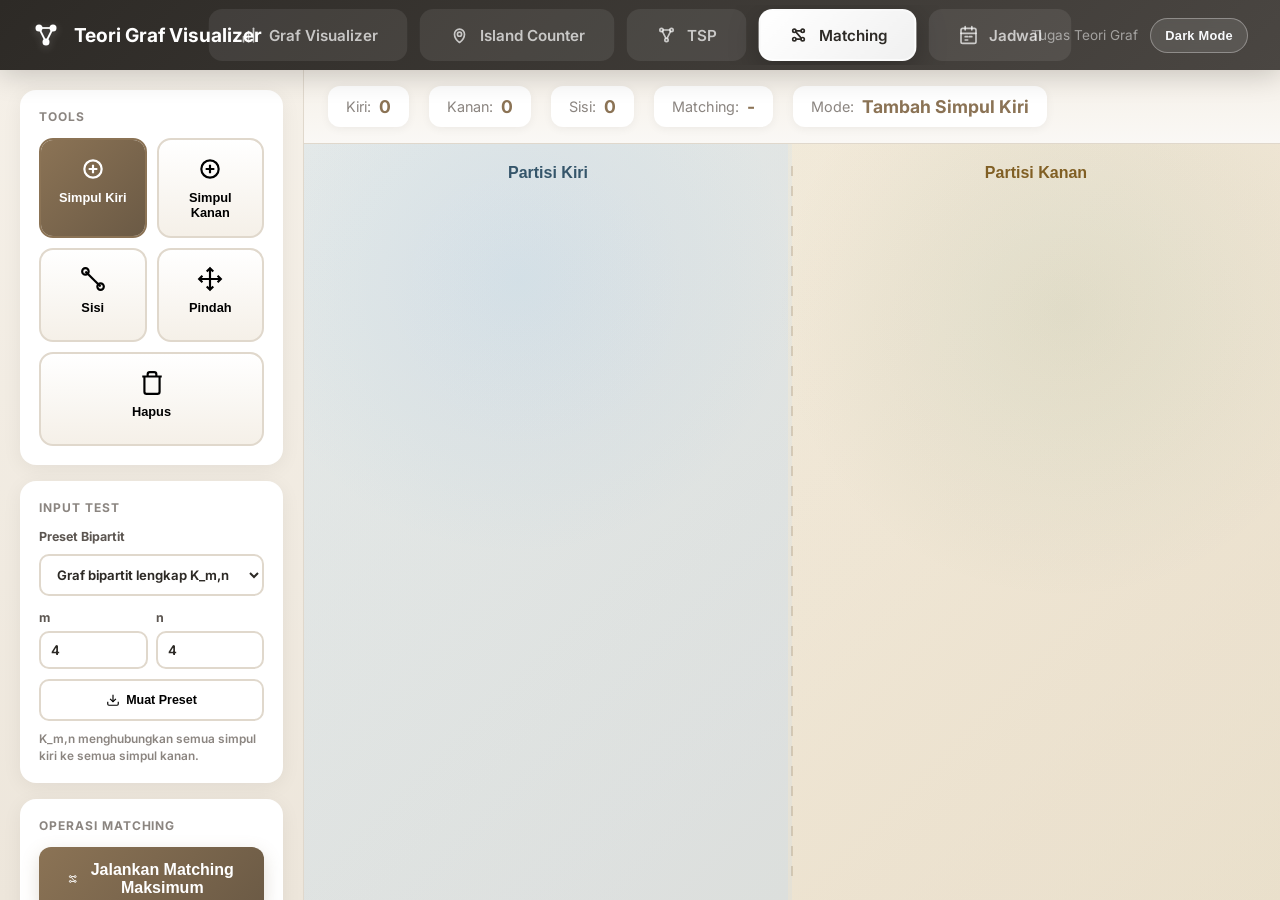
<file: web/matching.html>
<!DOCTYPE html>
<html lang="id">
<head>
    <meta charset="UTF-8">
    <meta name="viewport" content="width=device-width, initial-scale=1.0">
    <title>Matching Bipartit - Teori Graf</title>
    <link rel="stylesheet" href="styles.css">
    <link rel="stylesheet" href="matching.css">
    <link href="https://fonts.googleapis.com/css2?family=Inter:wght@300;400;500;600;700&display=swap" rel="stylesheet">
</head>
<body>
    <nav class="top-nav">
        <div class="nav-brand">
            <svg width="28" height="28" viewBox="0 0 32 32" fill="none">
                <circle cx="8" cy="8" r="4" fill="currentColor"/>
                <circle cx="24" cy="8" r="4" fill="currentColor"/>
                <circle cx="16" cy="24" r="4" fill="currentColor"/>
                <line x1="8" y1="8" x2="24" y2="8" stroke="currentColor" stroke-width="2"/>
                <line x1="8" y1="8" x2="16" y2="24" stroke="currentColor" stroke-width="2"/>
                <line x1="24" y1="8" x2="16" y2="24" stroke="currentColor" stroke-width="2"/>
            </svg>
            <span>Teori Graf Visualizer</span>
        </div>
        <div class="nav-tabs">
            <a href="index.html" class="nav-tab">
                <span class="tab-icon">
                    <svg viewBox="0 0 24 24" fill="none" stroke="currentColor" stroke-width="2" stroke-linecap="round" stroke-linejoin="round" aria-hidden="true">
                        <path d="M6 20v-6"/>
                        <path d="M12 20V8"/>
                        <path d="M18 20V4"/>
                    </svg>
                </span>
                Graf Visualizer
            </a>
            <a href="islands.html" class="nav-tab">
                <span class="tab-icon">
                    <svg viewBox="0 0 24 24" fill="none" stroke="currentColor" stroke-width="2" stroke-linecap="round" stroke-linejoin="round" aria-hidden="true">
                        <path d="M12 21s-6-4.35-6-10a6 6 0 1 1 12 0c0 5.65-6 10-6 10z"/>
                        <circle cx="12" cy="11" r="2.5"/>
                    </svg>
                </span>
                Island Counter
            </a>
            <a href="tsp.html" class="nav-tab">
                <span class="tab-icon">
                    <svg viewBox="0 0 24 24" fill="none" stroke="currentColor" stroke-width="2" stroke-linecap="round" stroke-linejoin="round" aria-hidden="true">
                        <circle cx="6" cy="6" r="2"/>
                        <circle cx="18" cy="6" r="2"/>
                        <circle cx="12" cy="18" r="2"/>
                        <path d="M8 6h8"/>
                        <path d="M17 7.5l-4 8"/>
                        <path d="M7 7.5l4 8"/>
                    </svg>
                </span>
                TSP
            </a>
            <a href="matching.html" class="nav-tab active">
                <span class="tab-icon">
                    <svg viewBox="0 0 24 24" fill="none" stroke="currentColor" stroke-width="2" stroke-linecap="round" stroke-linejoin="round" aria-hidden="true">
                        <circle cx="7" cy="7" r="2"/>
                        <circle cx="7" cy="17" r="2"/>
                        <circle cx="17" cy="7" r="2"/>
                        <circle cx="17" cy="17" r="2"/>
                        <path d="M9 7h6"/>
                        <path d="M9 17h6"/>
                        <path d="M9 8.6l6 6.8"/>
                    </svg>
                </span>
                Matching
            </a>
            <a href="schedule.html" class="nav-tab">
                <span class="tab-icon">
                    <svg viewBox="0 0 24 24" fill="none" stroke="currentColor" stroke-width="2" stroke-linecap="round" stroke-linejoin="round" aria-hidden="true">
                        <rect x="3" y="4" width="18" height="18" rx="2"/>
                        <path d="M8 2v4"/>
                        <path d="M16 2v4"/>
                        <path d="M3 10h18"/>
                        <path d="M8 14h3"/>
                        <path d="M13 14h3"/>
                        <path d="M8 18h3"/>
                    </svg>
                </span>
                Jadwal
            </a>
        </div>
        <div class="nav-info">
            <span>Tugas Teori Graf</span>
            <button id="themeToggleBtn" class="theme-toggle-btn" type="button" aria-label="Aktifkan dark mode" title="Aktifkan dark mode">
                <span class="theme-text">Dark Mode</span>
            </button>
        </div>
    </nav>

    <div class="app-container matching-app">
        <aside class="sidebar matching-sidebar">
            <div class="panel">
                <h3>Tools</h3>
                <div class="tools-grid matching-tools-grid">
                    <button id="addLeftNodeTool" class="tool-btn active" type="button">
                        <svg width="20" height="20" viewBox="0 0 24 24" fill="none" stroke="currentColor" stroke-width="2">
                            <circle cx="12" cy="12" r="8"/>
                            <line x1="12" y1="8" x2="12" y2="16"/>
                            <line x1="8" y1="12" x2="16" y2="12"/>
                        </svg>
                        <span>Simpul Kiri</span>
                    </button>
                    <button id="addRightNodeTool" class="tool-btn" type="button">
                        <svg width="20" height="20" viewBox="0 0 24 24" fill="none" stroke="currentColor" stroke-width="2">
                            <circle cx="12" cy="12" r="8"/>
                            <line x1="12" y1="8" x2="12" y2="16"/>
                            <line x1="8" y1="12" x2="16" y2="12"/>
                        </svg>
                        <span>Simpul Kanan</span>
                    </button>
                    <button id="addEdgeTool" class="tool-btn" type="button">
                        <svg width="20" height="20" viewBox="0 0 24 24" fill="none" stroke="currentColor" stroke-width="2">
                            <line x1="5" y1="5" x2="19" y2="19"/>
                            <circle cx="5" cy="5" r="3"/>
                            <circle cx="19" cy="19" r="3"/>
                        </svg>
                        <span>Sisi</span>
                    </button>
                    <button id="moveTool" class="tool-btn" type="button">
                        <svg width="20" height="20" viewBox="0 0 24 24" fill="none" stroke="currentColor" stroke-width="2">
                            <path d="M5 9l-3 3 3 3M9 5l3-3 3 3M15 19l-3 3-3-3M19 9l3 3-3 3M2 12h20M12 2v20"/>
                        </svg>
                        <span>Pindah</span>
                    </button>
                    <button id="deleteTool" class="tool-btn" type="button">
                        <svg width="20" height="20" viewBox="0 0 24 24" fill="none" stroke="currentColor" stroke-width="2">
                            <path d="M3 6h18M19 6v14a2 2 0 01-2 2H7a2 2 0 01-2-2V6M8 6V4a2 2 0 012-2h4a2 2 0 012 2v2"/>
                        </svg>
                        <span>Hapus</span>
                    </button>
                </div>
            </div>

            <div class="panel">
                <h3>Input Test</h3>
                <div class="preset-control">
                    <label class="preset-label" for="matchingPresetSelect">Preset Bipartit</label>
                    <select id="matchingPresetSelect" class="preset-select">
                        <option value="completeBipartite">Graf bipartit lengkap K_m,n</option>
                        <option value="crown">Crown graph C_n</option>
                        <option value="ladder">Ladder bipartit L_n</option>
                    </select>
                    <div class="preset-params">
                        <label class="preset-field" data-param="m">
                            <span id="matchingPresetMLabel">m</span>
                            <input id="matchingPresetM" type="number" min="1" value="4">
                        </label>
                        <label class="preset-field" data-param="n">
                            <span id="matchingPresetNLabel">n</span>
                            <input id="matchingPresetN" type="number" min="1" value="4">
                        </label>
                    </div>
                    <button id="loadMatchingPreset" class="action-btn preset-load-btn" type="button">
                        <svg width="14" height="14" viewBox="0 0 24 24" fill="none" stroke="currentColor" stroke-width="2">
                            <path d="M21 15v4a2 2 0 01-2 2H5a2 2 0 01-2-2v-4"/>
                            <path d="M7 10l5 5 5-5"/>
                            <path d="M12 15V3"/>
                        </svg>
                        Muat Preset
                    </button>
                    <p id="matchingPresetHint" class="preset-hint"></p>
                </div>
            </div>

            <div class="panel">
                <h3>Operasi Matching</h3>
                <button id="solveMatchingBtn" class="btn btn-accent btn-full matching-run-btn" type="button">
                    <svg width="18" height="18" viewBox="0 0 24 24" fill="none" stroke="currentColor" stroke-width="2">
                        <circle cx="7" cy="7" r="2"/>
                        <circle cx="7" cy="17" r="2"/>
                        <circle cx="17" cy="7" r="2"/>
                        <circle cx="17" cy="17" r="2"/>
                        <path d="M9 7h6"/>
                        <path d="M9 17h6"/>
                        <path d="M9 8.6l6 6.8"/>
                    </svg>
                    Jalankan Matching Maksimum
                </button>
                <p class="matching-algo-note">Solver memakai <strong>Hopcroft-Karp</strong> untuk mencari matching maksimum pada graf bipartit.</p>
            </div>

            <div class="panel">
                <h3>Aksi</h3>
                <div class="action-buttons matching-actions">
                    <button id="clearGraph" class="action-btn danger" type="button">
                        <svg width="14" height="14" viewBox="0 0 24 24" fill="none" stroke="currentColor" stroke-width="2">
                            <path d="M3 6h18M19 6v14a2 2 0 01-2 2H7a2 2 0 01-2-2V6M8 6V4a2 2 0 012-2h4a2 2 0 012 2v2"/>
                        </svg>
                        Hapus Semua
                    </button>
                    <button id="resetMatching" class="action-btn" type="button">
                        <svg width="14" height="14" viewBox="0 0 24 24" fill="none" stroke="currentColor" stroke-width="2">
                            <path d="M1 4v6h6"/>
                            <path d="M3.51 15a9 9 0 102.13-9.36L1 10"/>
                        </svg>
                        Reset Matching
                    </button>
                    <button id="autoLayout" class="action-btn" type="button">
                        <svg width="14" height="14" viewBox="0 0 24 24" fill="none" stroke="currentColor" stroke-width="2">
                            <rect x="3" y="4" width="6" height="16" rx="2"/>
                            <rect x="15" y="4" width="6" height="16" rx="2"/>
                            <path d="M9 8h6"/>
                            <path d="M9 16h6"/>
                        </svg>
                        Auto Layout
                    </button>
                    <button id="importTxt" class="action-btn" type="button">
                        <svg width="14" height="14" viewBox="0 0 24 24" fill="none" stroke="currentColor" stroke-width="2">
                            <path d="M14 2H6a2 2 0 00-2 2v16a2 2 0 002 2h12a2 2 0 002-2V8z"/>
                            <polyline points="14 2 14 8 20 8"/>
                            <line x1="12" y1="18" x2="12" y2="12"/>
                            <polyline points="9 15 12 18 15 15"/>
                        </svg>
                        Import TXT
                    </button>
                </div>
            </div>

            <div class="panel matching-trace-panel">
                <h3>Animasi Pencarian</h3>
                <div class="matching-trace-status">
                    <div class="matching-trace-meta">
                        <span id="matchingTracePhase" class="matching-trace-badge">Siap</span>
                        <span id="matchingTraceStep" class="matching-trace-step">0 langkah</span>
                    </div>
                    <p id="matchingTraceMessage" class="matching-trace-message">Jejak BFS dan DFS augmentasi akan tampil di sini saat matching dijalankan.</p>
                </div>
                <div id="matchingTraceList" class="matching-trace-list">
                    <div class="matching-trace-item is-muted">Belum ada pencarian yang divisualisasikan.</div>
                </div>
            </div>

            <div class="panel matching-result-panel">
                <h3>Hasil</h3>
                <div class="matching-result-list">
                    <div class="matching-result-item">
                        <span>Ukuran Matching</span>
                        <strong id="resultMatchingSize">-</strong>
                    </div>
                    <div class="matching-result-item">
                        <span>Pasangan</span>
                        <strong id="resultMatchedPairs">-</strong>
                    </div>
                    <div class="matching-result-item">
                        <span>Sisa Kiri</span>
                        <strong id="resultFreeLeft">-</strong>
                    </div>
                    <div class="matching-result-item">
                        <span>Sisa Kanan</span>
                        <strong id="resultFreeRight">-</strong>
                    </div>
                </div>
            </div>
        </aside>

        <main class="main-content matching-main">
            <div class="top-bar matching-top-bar">
                <div class="graph-info">
                    <div class="info-item">
                        <span class="info-label">Kiri:</span>
                        <span id="leftNodeCount" class="info-value">0</span>
                    </div>
                    <div class="info-item">
                        <span class="info-label">Kanan:</span>
                        <span id="rightNodeCount" class="info-value">0</span>
                    </div>
                    <div class="info-item">
                        <span class="info-label">Sisi:</span>
                        <span id="edgeCount" class="info-value">0</span>
                    </div>
                    <div class="info-item">
                        <span class="info-label">Matching:</span>
                        <span id="matchingSizeInfo" class="info-value">-</span>
                    </div>
                    <div class="info-item">
                        <span class="info-label">Mode:</span>
                        <span id="currentMode" class="info-value">Tambah Simpul Kiri</span>
                    </div>
                </div>
            </div>

            <div class="canvas-container matching-canvas-container" id="canvasContainer">
                <canvas id="matchingCanvas"></canvas>
            </div>
        </main>
    </div>

    <div class="modal-overlay" id="resultModal">
        <div class="result-modal">
            <button class="modal-close-btn" id="closeResultModal" type="button">&times;</button>
            <div class="result-modal-content" id="resultModalContent"></div>
        </div>
    </div>

    <input type="file" id="txtFileInput" accept=".txt" style="display: none;">

    <script src="matching.js"></script>
</body>
</html>
</file>
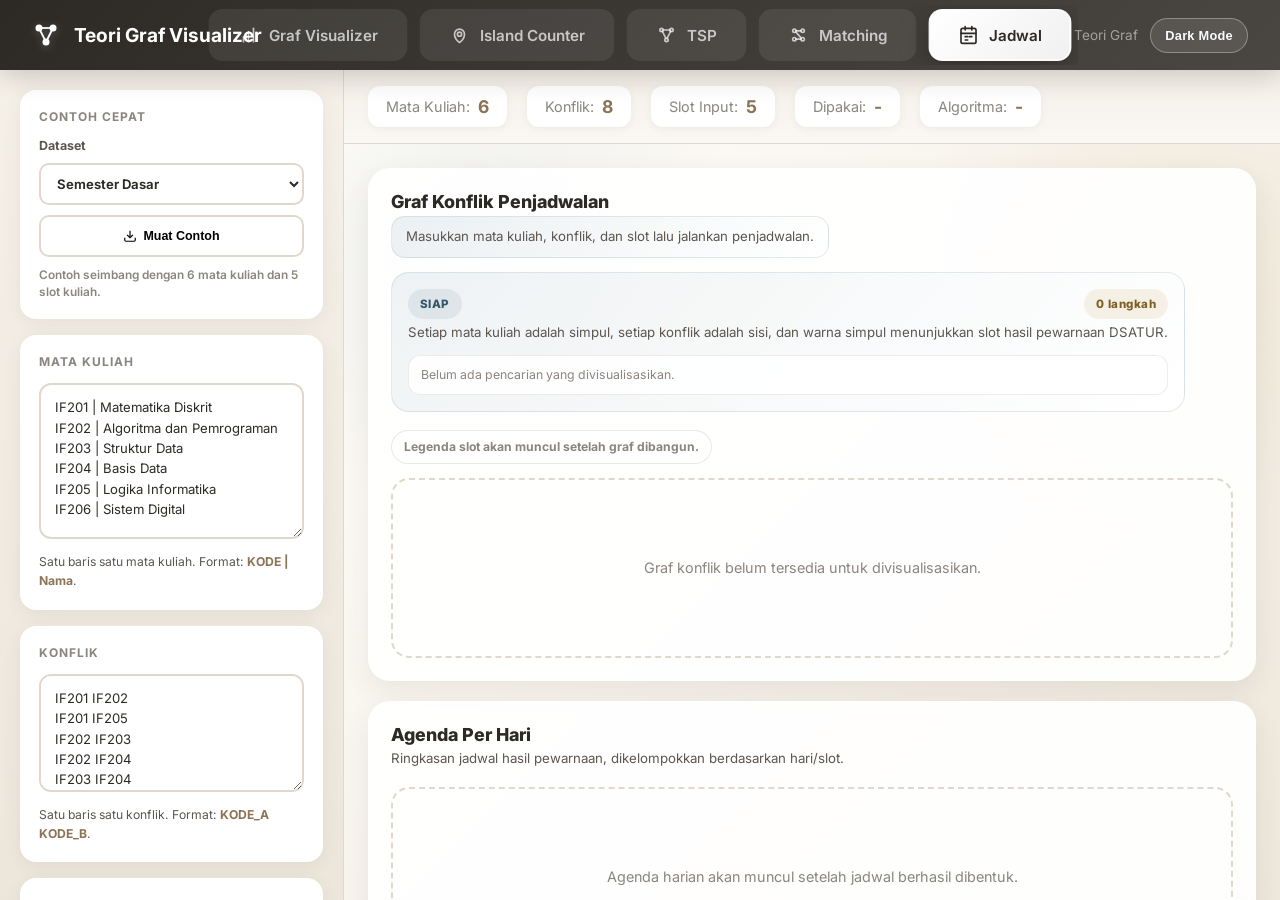
<file: web/schedule.html>
<!DOCTYPE html>
<html lang="id">
<head>
    <meta charset="UTF-8">
    <meta name="viewport" content="width=device-width, initial-scale=1.0">
    <title>Penjadwalan Kuliah - Teori Graf</title>
    <link rel="stylesheet" href="styles.css">
    <link rel="stylesheet" href="schedule.css">
    <link href="https://fonts.googleapis.com/css2?family=Inter:wght@300;400;500;600;700&display=swap" rel="stylesheet">
</head>
<body>
    <nav class="top-nav">
        <div class="nav-brand">
            <svg width="28" height="28" viewBox="0 0 32 32" fill="none">
                <circle cx="8" cy="8" r="4" fill="currentColor"/>
                <circle cx="24" cy="8" r="4" fill="currentColor"/>
                <circle cx="16" cy="24" r="4" fill="currentColor"/>
                <line x1="8" y1="8" x2="24" y2="8" stroke="currentColor" stroke-width="2"/>
                <line x1="8" y1="8" x2="16" y2="24" stroke="currentColor" stroke-width="2"/>
                <line x1="24" y1="8" x2="16" y2="24" stroke="currentColor" stroke-width="2"/>
            </svg>
            <span>Teori Graf Visualizer</span>
        </div>
        <div class="nav-tabs">
            <a href="index.html" class="nav-tab">
                <span class="tab-icon">
                    <svg viewBox="0 0 24 24" fill="none" stroke="currentColor" stroke-width="2" stroke-linecap="round" stroke-linejoin="round" aria-hidden="true">
                        <path d="M6 20v-6"/>
                        <path d="M12 20V8"/>
                        <path d="M18 20V4"/>
                    </svg>
                </span>
                Graf Visualizer
            </a>
            <a href="islands.html" class="nav-tab">
                <span class="tab-icon">
                    <svg viewBox="0 0 24 24" fill="none" stroke="currentColor" stroke-width="2" stroke-linecap="round" stroke-linejoin="round" aria-hidden="true">
                        <path d="M12 21s-6-4.35-6-10a6 6 0 1 1 12 0c0 5.65-6 10-6 10z"/>
                        <circle cx="12" cy="11" r="2.5"/>
                    </svg>
                </span>
                Island Counter
            </a>
            <a href="tsp.html" class="nav-tab">
                <span class="tab-icon">
                    <svg viewBox="0 0 24 24" fill="none" stroke="currentColor" stroke-width="2" stroke-linecap="round" stroke-linejoin="round" aria-hidden="true">
                        <circle cx="6" cy="6" r="2"/>
                        <circle cx="18" cy="6" r="2"/>
                        <circle cx="12" cy="18" r="2"/>
                        <path d="M8 6h8"/>
                        <path d="M17 7.5l-4 8"/>
                        <path d="M7 7.5l4 8"/>
                    </svg>
                </span>
                TSP
            </a>
            <a href="matching.html" class="nav-tab">
                <span class="tab-icon">
                    <svg viewBox="0 0 24 24" fill="none" stroke="currentColor" stroke-width="2" stroke-linecap="round" stroke-linejoin="round" aria-hidden="true">
                        <circle cx="7" cy="7" r="2"/>
                        <circle cx="7" cy="17" r="2"/>
                        <circle cx="17" cy="7" r="2"/>
                        <circle cx="17" cy="17" r="2"/>
                        <path d="M9 7h6"/>
                        <path d="M9 17h6"/>
                        <path d="M9 8.6l6 6.8"/>
                    </svg>
                </span>
                Matching
            </a>
            <a href="schedule.html" class="nav-tab active">
                <span class="tab-icon">
                    <svg viewBox="0 0 24 24" fill="none" stroke="currentColor" stroke-width="2" stroke-linecap="round" stroke-linejoin="round" aria-hidden="true">
                        <rect x="3" y="4" width="18" height="18" rx="2"/>
                        <path d="M8 2v4"/>
                        <path d="M16 2v4"/>
                        <path d="M3 10h18"/>
                        <path d="M8 14h3"/>
                        <path d="M13 14h3"/>
                        <path d="M8 18h3"/>
                    </svg>
                </span>
                Jadwal
            </a>
        </div>
        <div class="nav-info">
            <span>Tugas Teori Graf</span>
            <button id="themeToggleBtn" class="theme-toggle-btn" type="button" aria-label="Aktifkan dark mode" title="Aktifkan dark mode">
                <span class="theme-text">Dark Mode</span>
            </button>
        </div>
    </nav>

    <div class="app-container schedule-app">
        <aside class="sidebar schedule-sidebar">
            <div class="panel">
                <h3>Contoh Cepat</h3>
                <div class="preset-control">
                    <label class="preset-label" for="schedulePresetSelect">Dataset</label>
                    <select id="schedulePresetSelect" class="preset-select">
                        <option value="semester-dasar">Semester Dasar</option>
                        <option value="padat-3-slot">Padat 3 Slot</option>
                        <option value="slot-kurang">Slot Kurang</option>
                        <option value="senin-jumat-padat">Padat Senin-Jumat</option>
                    </select>
                    <button id="loadSchedulePreset" class="action-btn preset-load-btn" type="button">
                        <svg width="14" height="14" viewBox="0 0 24 24" fill="none" stroke="currentColor" stroke-width="2">
                            <path d="M21 15v4a2 2 0 01-2 2H5a2 2 0 01-2-2v-4"/>
                            <path d="M7 10l5 5 5-5"/>
                            <path d="M12 15V3"/>
                        </svg>
                        Muat Contoh
                    </button>
                    <p id="schedulePresetHint" class="preset-hint"></p>
                </div>
            </div>

            <div class="panel">
                <h3>Mata Kuliah</h3>
                <textarea id="courseInput" class="schedule-textarea" spellcheck="false" placeholder="IF201 | Matematika Diskrit&#10;IF202 | Struktur Data"></textarea>
                <p class="schedule-field-hint">Satu baris satu mata kuliah. Format: <strong>KODE | Nama</strong>.</p>
            </div>

            <div class="panel">
                <h3>Konflik</h3>
                <textarea id="conflictInput" class="schedule-textarea schedule-textarea-sm" spellcheck="false" placeholder="IF201 IF202&#10;IF202 IF203"></textarea>
                <p class="schedule-field-hint">Satu baris satu konflik. Format: <strong>KODE_A KODE_B</strong>.</p>
            </div>

            <div class="panel">
                <h3>Slot Kuliah</h3>
                <textarea id="slotInput" class="schedule-textarea schedule-textarea-sm" spellcheck="false" placeholder="Senin 08:00-10:00&#10;Selasa 10:00-12:00"></textarea>
                <p class="schedule-field-hint">Urutan slot akan dipakai sebagai label hasil pewarnaan graf.</p>
            </div>

            <div class="panel">
                <h3>Operasi Jadwal</h3>
                <button id="solveScheduleBtn" class="btn btn-accent btn-full schedule-run-btn" type="button">
                    <svg width="18" height="18" viewBox="0 0 24 24" fill="none" stroke="currentColor" stroke-width="2">
                        <rect x="3" y="4" width="18" height="18" rx="2"/>
                        <path d="M8 2v4"/>
                        <path d="M16 2v4"/>
                        <path d="M3 10h18"/>
                        <path d="M8 14h3"/>
                        <path d="M13 14h3"/>
                        <path d="M8 18h8"/>
                    </svg>
                    Jadwalkan Kuliah
                </button>
                <p class="schedule-algo-note">Pewarnaan konflik menggunakan <strong>DSATUR</strong>. Untuk dataset kecil, solver akan mencoba hasil <strong>exact branch and bound</strong>.</p>
            </div>

            <div class="panel">
                <h3>Aksi</h3>
                <div class="action-buttons schedule-actions">
                    <button id="loadTemplateBtn" class="action-btn" type="button">
                        <svg width="14" height="14" viewBox="0 0 24 24" fill="none" stroke="currentColor" stroke-width="2">
                            <path d="M12 5v14"/>
                            <path d="M5 12h14"/>
                        </svg>
                        Isi Contoh
                    </button>
                    <button id="resetInputsBtn" class="action-btn danger" type="button">
                        <svg width="14" height="14" viewBox="0 0 24 24" fill="none" stroke="currentColor" stroke-width="2">
                            <path d="M3 6h18M19 6v14a2 2 0 01-2 2H7a2 2 0 01-2-2V6M8 6V4a2 2 0 012-2h4a2 2 0 012 2v2"/>
                        </svg>
                        Kosongkan
                    </button>
                </div>
            </div>

            <div class="panel schedule-result-panel">
                <h3>Hasil</h3>
                <div class="schedule-result-list">
                    <div class="schedule-result-item">
                        <span>Slot Minimum</span>
                        <strong id="resultRequiredSlots">-</strong>
                    </div>
                    <div class="schedule-result-item">
                        <span>Slot Tersedia</span>
                        <strong id="resultAvailableSlots">-</strong>
                    </div>
                    <div class="schedule-result-item">
                        <span>Slot Tambahan</span>
                        <strong id="resultOverflowSlots">-</strong>
                    </div>
                    <div class="schedule-result-item">
                        <span>Status</span>
                        <strong id="resultScheduleStatus">-</strong>
                    </div>
                </div>
            </div>
        </aside>

        <main class="main-content schedule-main">
            <div class="top-bar schedule-top-bar">
                <div class="graph-info">
                    <div class="info-item">
                        <span class="info-label">Mata Kuliah:</span>
                        <span id="courseCountInfo" class="info-value">0</span>
                    </div>
                    <div class="info-item">
                        <span class="info-label">Konflik:</span>
                        <span id="conflictCountInfo" class="info-value">0</span>
                    </div>
                    <div class="info-item">
                        <span class="info-label">Slot Input:</span>
                        <span id="slotCountInfo" class="info-value">0</span>
                    </div>
                    <div class="info-item">
                        <span class="info-label">Dipakai:</span>
                        <span id="usedSlotInfo" class="info-value">-</span>
                    </div>
                    <div class="info-item">
                        <span class="info-label">Algoritma:</span>
                        <span id="algorithmInfo" class="info-value">-</span>
                    </div>
                </div>
            </div>

            <div class="schedule-workspace">
                <section class="schedule-surface schedule-board-card">
                    <div class="schedule-section-head">
                        <div>
                            <h2>Graf Konflik Penjadwalan</h2>
                            <p id="statusBanner" class="schedule-status-banner">Masukkan mata kuliah, konflik, dan slot lalu jalankan penjadwalan.</p>
                            <div class="schedule-search-shell">
                                <div class="schedule-search-status">
                                    <span id="scheduleSearchPhase" class="schedule-search-badge">Siap</span>
                                    <span id="scheduleSearchStep" class="schedule-search-step">0 langkah</span>
                                </div>
                                <p id="scheduleSearchMessage" class="schedule-search-message">Setiap mata kuliah adalah simpul, setiap konflik adalah sisi, dan warna simpul menunjukkan slot hasil pewarnaan DSATUR.</p>
                                <div id="scheduleSearchLog" class="schedule-search-log">
                                    <div class="schedule-search-log-item is-muted">Belum ada pencarian yang divisualisasikan.</div>
                                </div>
                            </div>
                        </div>
                    </div>
                    <div id="scheduleGraphLegend" class="schedule-graph-legend">
                        <div class="schedule-graph-legend-item is-muted">Legenda slot akan muncul setelah graf dibangun.</div>
                    </div>
                    <div id="scheduleBoard" class="schedule-board"></div>
                </section>

                <section class="schedule-surface schedule-agenda-card">
                    <div class="schedule-section-head">
                        <div>
                            <h2>Agenda Per Hari</h2>
                            <p>Ringkasan jadwal hasil pewarnaan, dikelompokkan berdasarkan hari/slot.</p>
                        </div>
                    </div>
                    <div id="scheduleAgendaBoard" class="schedule-agenda-board"></div>
                </section>

                <div class="schedule-lower-grid">
                    <section class="schedule-surface schedule-table-card">
                        <div class="schedule-section-head">
                            <div>
                                <h2>Penempatan Mata Kuliah</h2>
                                <p>Daftar lengkap hasil pewarnaan graf konflik.</p>
                            </div>
                        </div>
                        <div class="schedule-table-wrap">
                            <table class="schedule-table">
                                <thead>
                                    <tr>
                                        <th>Kode</th>
                                        <th>Mata Kuliah</th>
                                        <th>Slot</th>
                                        <th>Konflik</th>
                                    </tr>
                                </thead>
                                <tbody id="assignmentTableBody"></tbody>
                            </table>
                        </div>
                    </section>

                    <section class="schedule-surface schedule-summary-card">
                        <div class="schedule-section-head">
                            <div>
                                <h2>Ringkasan Konflik</h2>
                                <p>Statistik cepat dari graf konflik penjadwalan.</p>
                            </div>
                        </div>
                        <div id="scheduleSummaryCards" class="schedule-summary-cards"></div>
                    </section>
                </div>
            </div>
        </main>
    </div>

    <script src="schedule.js"></script>
</body>
</html>
</file>
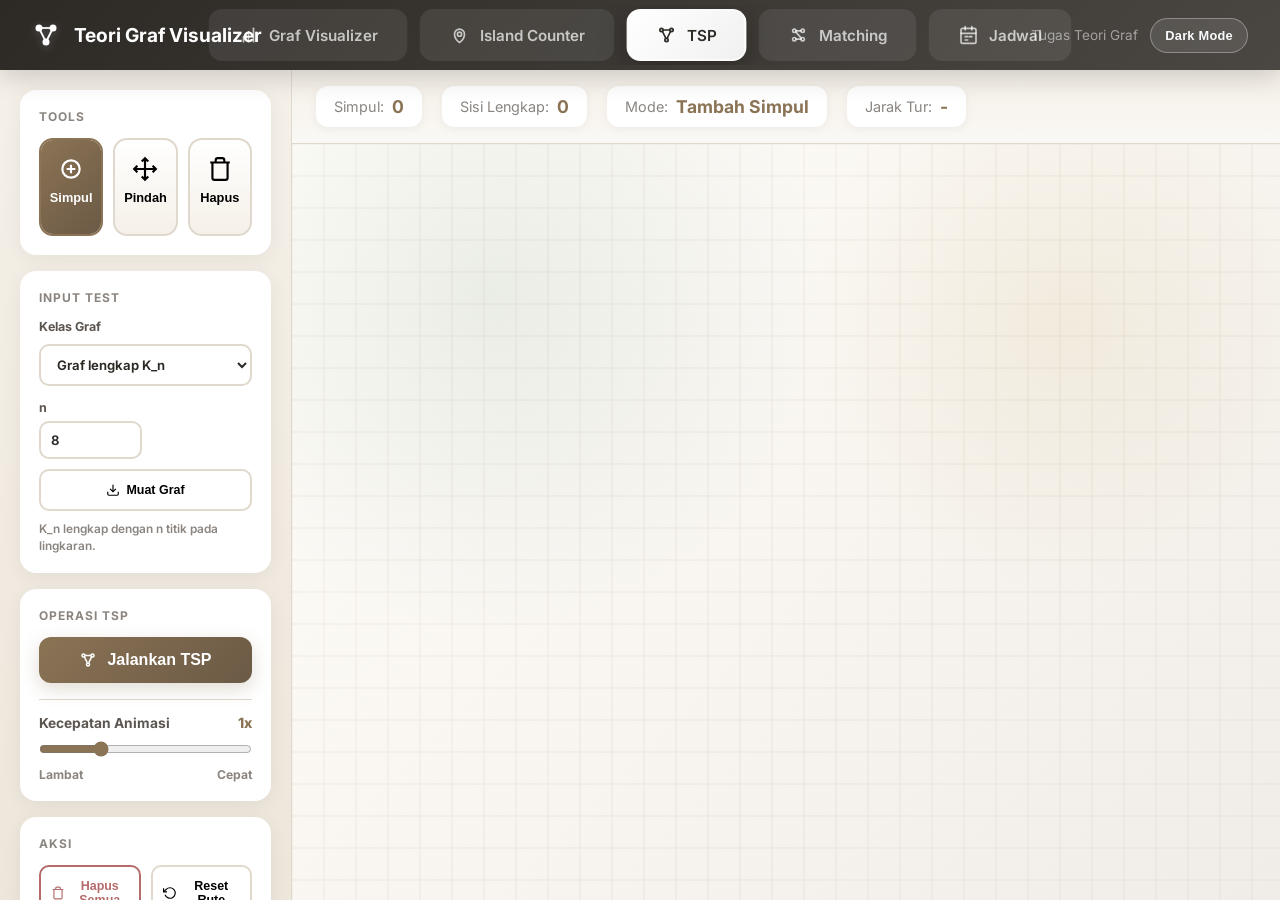
<file: web/tsp.html>
<!DOCTYPE html>
<html lang="id">
<head>
    <meta charset="UTF-8">
    <meta name="viewport" content="width=device-width, initial-scale=1.0">
    <title>TSP - Teori Graf</title>
    <link rel="stylesheet" href="styles.css">
    <link rel="stylesheet" href="tsp.css">
    <link href="https://fonts.googleapis.com/css2?family=Inter:wght@300;400;500;600;700&display=swap" rel="stylesheet">
</head>
<body>
    <nav class="top-nav">
        <div class="nav-brand">
            <svg width="28" height="28" viewBox="0 0 32 32" fill="none">
                <circle cx="8" cy="8" r="4" fill="currentColor"/>
                <circle cx="24" cy="8" r="4" fill="currentColor"/>
                <circle cx="16" cy="24" r="4" fill="currentColor"/>
                <line x1="8" y1="8" x2="24" y2="8" stroke="currentColor" stroke-width="2"/>
                <line x1="8" y1="8" x2="16" y2="24" stroke="currentColor" stroke-width="2"/>
                <line x1="24" y1="8" x2="16" y2="24" stroke="currentColor" stroke-width="2"/>
            </svg>
            <span>Teori Graf Visualizer</span>
        </div>
        <div class="nav-tabs">
            <a href="index.html" class="nav-tab">
                <span class="tab-icon">
                    <svg viewBox="0 0 24 24" fill="none" stroke="currentColor" stroke-width="2" stroke-linecap="round" stroke-linejoin="round" aria-hidden="true">
                        <path d="M6 20v-6"/>
                        <path d="M12 20V8"/>
                        <path d="M18 20V4"/>
                    </svg>
                </span>
                Graf Visualizer
            </a>
            <a href="islands.html" class="nav-tab">
                <span class="tab-icon">
                    <svg viewBox="0 0 24 24" fill="none" stroke="currentColor" stroke-width="2" stroke-linecap="round" stroke-linejoin="round" aria-hidden="true">
                        <path d="M12 21s-6-4.35-6-10a6 6 0 1 1 12 0c0 5.65-6 10-6 10z"/>
                        <circle cx="12" cy="11" r="2.5"/>
                    </svg>
                </span>
                Island Counter
            </a>
            <a href="tsp.html" class="nav-tab active">
                <span class="tab-icon">
                    <svg viewBox="0 0 24 24" fill="none" stroke="currentColor" stroke-width="2" stroke-linecap="round" stroke-linejoin="round" aria-hidden="true">
                        <circle cx="6" cy="6" r="2"/>
                        <circle cx="18" cy="6" r="2"/>
                        <circle cx="12" cy="18" r="2"/>
                        <path d="M8 6h8"/>
                        <path d="M17 7.5l-4 8"/>
                        <path d="M7 7.5l4 8"/>
                    </svg>
                </span>
                TSP
            </a>
            <a href="matching.html" class="nav-tab">
                <span class="tab-icon">
                    <svg viewBox="0 0 24 24" fill="none" stroke="currentColor" stroke-width="2" stroke-linecap="round" stroke-linejoin="round" aria-hidden="true">
                        <circle cx="7" cy="7" r="2"/>
                        <circle cx="7" cy="17" r="2"/>
                        <circle cx="17" cy="7" r="2"/>
                        <circle cx="17" cy="17" r="2"/>
                        <path d="M9 7h6"/>
                        <path d="M9 17h6"/>
                        <path d="M9 8.6l6 6.8"/>
                    </svg>
                </span>
                Matching
            </a>
            <a href="schedule.html" class="nav-tab">
                <span class="tab-icon">
                    <svg viewBox="0 0 24 24" fill="none" stroke="currentColor" stroke-width="2" stroke-linecap="round" stroke-linejoin="round" aria-hidden="true">
                        <rect x="3" y="4" width="18" height="18" rx="2"/>
                        <path d="M8 2v4"/>
                        <path d="M16 2v4"/>
                        <path d="M3 10h18"/>
                        <path d="M8 14h3"/>
                        <path d="M13 14h3"/>
                        <path d="M8 18h3"/>
                    </svg>
                </span>
                Jadwal
            </a>
        </div>
        <div class="nav-info">
            <span>Tugas Teori Graf</span>
            <button id="themeToggleBtn" class="theme-toggle-btn" type="button" aria-label="Aktifkan dark mode" title="Aktifkan dark mode">
                <span class="theme-text">Dark Mode</span>
            </button>
        </div>
    </nav>

    <div class="app-container tsp-app">
        <aside class="sidebar tsp-sidebar">
            <div class="panel">
                <h3>Tools</h3>
                <div class="tools-grid tsp-tools-grid">
                    <button id="addNodeTool" class="tool-btn active" type="button">
                        <svg width="20" height="20" viewBox="0 0 24 24" fill="none" stroke="currentColor" stroke-width="2">
                            <circle cx="12" cy="12" r="8"/>
                            <line x1="12" y1="8" x2="12" y2="16"/>
                            <line x1="8" y1="12" x2="16" y2="12"/>
                        </svg>
                        <span>Simpul</span>
                    </button>
                    <button id="moveTool" class="tool-btn" type="button">
                        <svg width="20" height="20" viewBox="0 0 24 24" fill="none" stroke="currentColor" stroke-width="2">
                            <path d="M5 9l-3 3 3 3M9 5l3-3 3 3M15 19l-3 3-3-3M19 9l3 3-3 3M2 12h20M12 2v20"/>
                        </svg>
                        <span>Pindah</span>
                    </button>
                    <button id="deleteTool" class="tool-btn" type="button">
                        <svg width="20" height="20" viewBox="0 0 24 24" fill="none" stroke="currentColor" stroke-width="2">
                            <path d="M3 6h18M19 6v14a2 2 0 01-2 2H7a2 2 0 01-2-2V6M8 6V4a2 2 0 012-2h4a2 2 0 012 2v2"/>
                        </svg>
                        <span>Hapus</span>
                    </button>
                </div>
            </div>

            <div class="panel">
                <h3>Input Test</h3>
                <div class="preset-control">
                    <label class="preset-label" for="graphPresetSelect">Kelas Graf</label>
                    <select id="graphPresetSelect" class="preset-select">
                        <option value="complete">Graf lengkap K_n</option>
                        <option value="completeBipartite">Graf bipartit lengkap K_m,n</option>
                        <option value="tree">Pohon T_n</option>
                        <option value="cycle">Siklus C_n</option>
                        <option value="path">Lintasan P_n</option>
                        <option value="wheel">Graf roda W_n</option>
                        <option value="prism">Graf prisma</option>
                        <option value="petersen">Petersen graph</option>
                        <option value="generalizedPetersen">Generalized Petersen P(n,k)</option>
                        <option value="circulant">Circulant graph C_n(a1,a2)</option>
                        <option value="hypercube">Hypercube H(n)</option>
                        <option value="grid">Grid graph G(m,n)</option>
                    </select>
                    <div class="preset-params">
                        <label class="preset-field" data-param="n">
                            <span id="presetNLabel">n</span>
                            <input id="presetN" type="number" min="1" max="20" value="6">
                        </label>
                        <label class="preset-field" data-param="m">
                            <span id="presetMLabel">m</span>
                            <input id="presetM" type="number" min="1" max="20" value="3">
                        </label>
                        <label class="preset-field" data-param="k">
                            <span id="presetKLabel">k</span>
                            <input id="presetK" type="number" min="1" max="10" value="2">
                        </label>
                        <label class="preset-field" data-param="a1">
                            <span id="presetA1Label">a1</span>
                            <input id="presetA1" type="number" min="1" max="10" value="1">
                        </label>
                        <label class="preset-field" data-param="a2">
                            <span id="presetA2Label">a2</span>
                            <input id="presetA2" type="number" min="1" max="10" value="3">
                        </label>
                    </div>
                    <button id="loadPresetGraph" class="action-btn preset-load-btn" type="button">
                        <svg width="14" height="14" viewBox="0 0 24 24" fill="none" stroke="currentColor" stroke-width="2"><path d="M21 15v4a2 2 0 01-2 2H5a2 2 0 01-2-2v-4"/><path d="M7 10l5 5 5-5"/><path d="M12 15V3"/></svg>
                        Muat Graf
                    </button>
                    <p id="presetHint" class="preset-hint"></p>
                </div>
            </div>

            <div class="panel">
                <h3>Operasi TSP</h3>
                <button id="solveTspBtn" class="btn btn-accent btn-full tsp-run-btn" type="button">
                    <svg width="18" height="18" viewBox="0 0 24 24" fill="none" stroke="currentColor" stroke-width="2">
                        <circle cx="6" cy="6" r="2"/>
                        <circle cx="18" cy="6" r="2"/>
                        <circle cx="12" cy="18" r="2"/>
                        <path d="M8 6h8"/>
                        <path d="M17 7.5l-4 8"/>
                        <path d="M7 7.5l4 8"/>
                    </svg>
                    Jalankan TSP
                </button>
                <div class="tsp-speed-control">
                    <div class="tsp-speed-header">
                        <label for="tspSpeedSlider">Kecepatan Animasi</label>
                        <span id="tspSpeedValue">1x</span>
                    </div>
                    <input type="range" id="tspSpeedSlider" min="0.25" max="3" value="1" step="0.25">
                    <div class="tsp-speed-labels">
                        <span>Lambat</span>
                        <span>Cepat</span>
                    </div>
                </div>
            </div>

            <div class="panel">
                <h3>Aksi</h3>
                <div class="action-buttons">
                    <button id="clearGraph" class="action-btn danger" type="button">
                        <svg width="14" height="14" viewBox="0 0 24 24" fill="none" stroke="currentColor" stroke-width="2"><path d="M3 6h18M19 6v14a2 2 0 01-2 2H7a2 2 0 01-2-2V6M8 6V4a2 2 0 012-2h4a2 2 0 012 2v2"/></svg>
                        Hapus Semua
                    </button>
                    <button id="resetRoute" class="action-btn" type="button">
                        <svg width="14" height="14" viewBox="0 0 24 24" fill="none" stroke="currentColor" stroke-width="2"><path d="M1 4v6h6"/><path d="M3.51 15a9 9 0 102.13-9.36L1 10"/></svg>
                        Reset Rute
                    </button>
                    <button id="importTxt" class="action-btn" type="button">
                        <svg width="14" height="14" viewBox="0 0 24 24" fill="none" stroke="currentColor" stroke-width="2"><path d="M14 2H6a2 2 0 00-2 2v16a2 2 0 002 2h12a2 2 0 002-2V8z"/><polyline points="14 2 14 8 20 8"/><line x1="12" y1="18" x2="12" y2="12"/><polyline points="9 15 12 18 15 15"/></svg>
                        Import TXT
                    </button>
                </div>
            </div>

            <div class="panel tsp-result-panel" id="tspResultPanel">
                <h3>Hasil</h3>
                <div class="tsp-result-list">
                    <div class="tsp-result-item">
                        <span>Total Jarak</span>
                        <strong id="resultDistance">-</strong>
                    </div>
                    <div class="tsp-result-item">
                        <span>Simpul Rute</span>
                        <strong id="resultNodes">-</strong>
                    </div>
                </div>
            </div>
        </aside>

        <main class="main-content tsp-main">
            <div class="top-bar tsp-top-bar">
                <div class="graph-info">
                    <div class="info-item">
                        <span class="info-label">Simpul:</span>
                        <span id="nodeCount" class="info-value">0</span>
                    </div>
                    <div class="info-item">
                        <span class="info-label">Sisi Lengkap:</span>
                        <span id="edgeCount" class="info-value">0</span>
                    </div>
                    <div class="info-item">
                        <span class="info-label">Mode:</span>
                        <span id="currentMode" class="info-value">Tambah Simpul</span>
                    </div>
                    <div class="info-item">
                        <span class="info-label">Jarak Tur:</span>
                        <span id="tourDistance" class="info-value">-</span>
                    </div>
                </div>
            </div>

            <div class="canvas-container tsp-canvas-container" id="canvasContainer">
                <canvas id="tspCanvas"></canvas>
            </div>
        </main>
    </div>

    <div class="modal-overlay" id="resultModal">
        <div class="result-modal">
            <button class="modal-close-btn" id="closeResultModal" type="button">&times;</button>
            <div class="result-modal-content" id="resultModalContent"></div>
        </div>
    </div>

    <input type="file" id="txtFileInput" accept=".txt" style="display: none;">

    <script src="tsp.js"></script>
</body>
</html>
</file>
<file: web/styles.css>
:root {
    --bg-primary: #FAF8F5;
    --bg-secondary: #F5F0E8;
    --bg-tertiary: #EDE6DB;
    --text-primary: #2D2A26;
    --text-secondary: #5C5651;
    --text-muted: #8B8580;
    --accent: #8B7355;
    --accent-hover: #6B5A45;
    --accent-light: #D4C4B0;
    --border: #E0D8CC;
    --success: #4A7C59;
    --warning: #C4A35A;
    --danger: #B56B6B;
    --info: #6B8B9E;
    --gradient-1: linear-gradient(135deg, #667eea 0%, #764ba2 100%);
    --gradient-2: linear-gradient(135deg, #f093fb 0%, #f5576c 100%);
    --gradient-3: linear-gradient(135deg, #4facfe 0%, #00f2fe 100%);
    --gradient-4: linear-gradient(135deg, #43e97b 0%, #38f9d7 100%);
}

* {
    margin: 0;
    padding: 0;
    box-sizing: border-box;
}

body {
    font-family: 'Inter', sans-serif;
    background: var(--bg-primary);
    color: var(--text-primary);
    overflow: hidden;
}

.top-nav {
    display: flex;
    align-items: center;
    justify-content: space-between;
    padding: 0 32px;
    height: 70px;
    background: linear-gradient(135deg, #2D2A26 0%, #4A4642 100%);
    box-shadow: 0 4px 30px rgba(0,0,0,0.2);
    position: relative;
    z-index: 100;
}

.nav-brand {
    display: flex;
    align-items: center;
    gap: 14px;
    color: white;
    font-weight: 700;
    font-size: 1.2rem;
}

.nav-brand svg {
    filter: drop-shadow(0 2px 4px rgba(255,255,255,0.2));
}

.nav-tabs {
    display: flex;
    gap: 12px;
    position: absolute;
    left: 50%;
    transform: translateX(-50%);
    max-width: min(100%, 920px);
    padding: 4px 6px;
    overflow-x: auto;
    scrollbar-width: none;
}

.nav-tabs::-webkit-scrollbar {
    display: none;
}

.nav-tab {
    display: flex;
    align-items: center;
    gap: 10px;
    padding: 14px 28px;
    background: rgba(255,255,255,0.08);
    color: rgba(255,255,255,0.7);
    text-decoration: none;
    border-radius: 14px;
    font-weight: 600;
    font-size: 0.95rem;
    transition: all 0.3s cubic-bezier(0.4, 0, 0.2, 1);
    border: 2px solid transparent;
    position: relative;
    overflow: hidden;
    flex: none;
    white-space: nowrap;
}

.nav-tab::before {
    content: '';
    position: absolute;
    top: 0;
    left: -100%;
    width: 100%;
    height: 100%;
    background: linear-gradient(90deg, transparent, rgba(255,255,255,0.1), transparent);
    transition: left 0.5s;
}

.nav-tab:hover::before {
    left: 100%;
}

.nav-tab:hover {
    background: rgba(255,255,255,0.15);
    color: white;
    transform: translateY(-2px);
    box-shadow: 0 8px 25px rgba(0,0,0,0.3);
}

.nav-tab.active {
    background: linear-gradient(135deg, #ffffff 0%, #f0f0f0 100%);
    color: #2D2A26;
    box-shadow: 0 8px 30px rgba(0,0,0,0.25);
    border-color: rgba(255,255,255,0.5);
}

.nav-tab .tab-icon {
    width: 1.25rem;
    height: 1.25rem;
    display: inline-flex;
    align-items: center;
    justify-content: center;
    flex: none;
    line-height: 0;
}

.nav-tab .tab-icon svg {
    width: 100%;
    height: 100%;
}

.ui-icon {
    width: 1em;
    height: 1em;
    flex: none;
    display: inline-block;
    vertical-align: middle;
    overflow: visible;
}

.ui-icon-sm {
    width: 0.95rem;
    height: 0.95rem;
}

.ui-icon-md {
    width: 1.1rem;
    height: 1.1rem;
}

.ui-icon-lg {
    width: 1.35rem;
    height: 1.35rem;
}

.nav-info {
    display: flex;
    align-items: center;
    gap: 12px;
    color: rgba(255,255,255,0.5);
    font-size: 0.85rem;
}

.theme-toggle-btn {
    border: 1px solid rgba(255,255,255,0.32);
    background: rgba(255,255,255,0.1);
    color: #f8fafc;
    padding: 9px 14px;
    border-radius: 999px;
    font-size: 0.8rem;
    font-weight: 700;
    cursor: pointer;
    letter-spacing: 0.02em;
    transition: all 0.25s ease;
    backdrop-filter: blur(4px);
}

.theme-toggle-btn:hover {
    background: rgba(255,255,255,0.2);
    border-color: rgba(255,255,255,0.55);
    transform: translateY(-1px);
}

.theme-toggle-btn.is-dark {
    background: rgba(15, 23, 42, 0.52);
    border-color: rgba(148, 163, 184, 0.5);
}

.app-container {
    display: flex;
    height: calc(100vh - 70px);
}

.sidebar {
    width: 300px;
    background: linear-gradient(180deg, var(--bg-secondary) 0%, var(--bg-tertiary) 100%);
    border-right: 1px solid var(--border);
    padding: 20px;
    overflow-y: auto;
    display: flex;
    flex-direction: column;
    gap: 16px;
}

.sidebar::-webkit-scrollbar {
    width: 6px;
}

.sidebar::-webkit-scrollbar-thumb {
    background: var(--accent-light);
    border-radius: 3px;
}

.logo {
    display: flex;
    align-items: center;
    gap: 14px;
    padding-bottom: 20px;
    border-bottom: 2px solid var(--border);
    margin-bottom: 4px;
}

.logo svg {
    filter: drop-shadow(0 2px 4px rgba(139, 115, 85, 0.3));
}

.logo h1 {
    font-size: 1.3rem;
    font-weight: 700;
    color: var(--text-primary);
    background: linear-gradient(135deg, var(--accent), var(--accent-hover));
    -webkit-background-clip: text;
    -webkit-text-fill-color: transparent;
    background-clip: text;
}

.panel {
    background: white;
    border-radius: 16px;
    padding: 18px;
    box-shadow: 0 4px 20px rgba(0,0,0,0.06);
    border: 1px solid rgba(255,255,255,0.8);
}

.panel:hover {
    border-color: var(--accent-light);
    box-shadow: var(--shadow-sm);
}

.panel h3 {
    font-size: 0.75rem;
    text-transform: uppercase;
    letter-spacing: 0.08em;
    color: var(--text-muted);
    margin-bottom: 14px;
    font-weight: 700;
}

/* Toggle Buttons */
.toggle-container {
    display: flex;
    gap: 8px;
}

.toggle-btn {
    flex: 1;
    padding: 12px;
    border: 2px solid var(--border);
    background: var(--bg-secondary);
    border-radius: 12px;
    cursor: pointer;
    font-size: 0.85rem;
    font-weight: 600;
    transition: all 0.3s;
}

.toggle-btn:hover {
    background: var(--bg-tertiary);
    border-color: var(--accent-light);
    transform: translateY(-2px);
}

.toggle-btn.active {
    background: linear-gradient(135deg, var(--accent), var(--accent-hover));
    color: white;
    border-color: var(--accent);
    box-shadow: 0 4px 15px rgba(139, 115, 85, 0.3);
}

/* Tools Grid */
.tools-grid {
    display: grid;
    grid-template-columns: 1fr 1fr;
    gap: 10px;
}

.tool-btn {
    display: flex;
    flex-direction: column;
    align-items: center;
    gap: 8px;
    padding: 18px 12px;
    border: 2px solid var(--border);
    background: linear-gradient(180deg, white 0%, var(--bg-secondary) 100%);
    border-radius: 14px;
    cursor: pointer;
    font-size: 0.8rem;
    font-weight: 600;
    transition: all 0.3s;
    position: relative;
    overflow: hidden;
}

.tool-btn::after {
    content: '';
    position: absolute;
    top: 0;
    left: 0;
    right: 0;
    bottom: 0;
    background: linear-gradient(135deg, var(--accent), var(--accent-hover));
    opacity: 0;
    transition: opacity 0.3s;
    z-index: 0;
}

.tool-btn svg,
.tool-btn span {
    position: relative;
    z-index: 1;
}

.tool-btn:hover {
    border-color: var(--accent);
    transform: translateY(-3px);
    box-shadow: 0 8px 25px rgba(139, 115, 85, 0.2);
}

.tool-btn.active::after {
    opacity: 1;
}

.tool-btn.active {
    color: white;
    border-color: var(--accent);
}

.tool-btn svg {
    width: 26px;
    height: 26px;
}

/* Operations List */
.operations-list {
    display: flex;
    flex-direction: column;
    gap: 8px;
}

.op-btn {
    display: flex;
    align-items: center;
    gap: 12px;
    padding: 14px 16px;
    border: 2px solid var(--border);
    background: linear-gradient(180deg, white 0%, var(--bg-secondary) 100%);
    border-radius: 12px;
    cursor: pointer;
    font-size: 0.9rem;
    font-weight: 600;
    text-align: left;
    transition: all 0.3s;
    position: relative;
    overflow: hidden;
}

.op-btn::before {
    content: '';
    position: absolute;
    left: 0;
    top: 0;
    bottom: 0;
    width: 4px;
    background: var(--accent);
    transform: scaleY(0);
    transition: transform 0.3s;
}

.op-btn:hover {
    background: linear-gradient(135deg, var(--accent-light) 0%, white 100%);
    border-color: var(--accent);
    transform: translateX(6px);
    box-shadow: 0 4px 15px rgba(139, 115, 85, 0.15);
}

.op-btn:hover::before {
    transform: scaleY(1);
}

.op-icon {
    font-size: 1.2rem;
}

/* Special Operation Button */
.op-special {
    background: linear-gradient(135deg, #E8F0FE 0%, #D4E4FC 100%);
    border-color: #90CAF9;
    position: relative;
    padding-right: 80px;
}

.op-special:hover {
    background: linear-gradient(135deg, #D4E4FC, #BBDEFB);
    border-color: #64B5F6;
}

/* Operation Badge */
.op-badge {
    position: absolute;
    right: 12px;
    top: 50%;
    transform: translateY(-50%);
    font-size: 0.6rem;
    padding: 3px 8px;
    background: linear-gradient(135deg, #2196F3, #1976D2);
    color: white;
    border-radius: 10px;
    font-weight: 600;
    text-transform: uppercase;
    letter-spacing: 0.3px;
    box-shadow: 0 2px 4px rgba(33, 150, 243, 0.3);
}

.op-btn.op-special::before {
    background: linear-gradient(180deg, #2196F3, #1976D2);
}

.op-btn.op-special:hover::before {
    transform: scaleY(1);
}

/* Special Operation Button */
.op-special {
    background: linear-gradient(135deg, #E3F2FD, #BBDEFB);
    border-color: #90CAF9;
    position: relative;
    padding: 2px 8px;
    background: linear-gradient(135deg, var(--info), #5A9AAD);
}

.op-special:hover {
    background: linear-gradient(135deg, #BBDEFB, #90CAF9);
    border-color: #64B5F6;
}

.op-badge {
    position: absolute;
    right: 12px;
    top: 50%;
    transform: translateY(-50%);
    font-size: 0.6rem;
    padding: 3px 8px;
    background: linear-gradient(135deg, #2196F3, #1976D2);
    color: white;
    border-radius: 10px;
    font-weight: 600;
    text-transform: uppercase;
    letter-spacing: 0.3px;
    box-shadow: 0 2px 4px rgba(33, 150, 243, 0.3);
}

.op-btn.op-special::after {
    display: none;
}

.op-btn.op-special:hover {
    padding-right: 14px;
}

/* Component Color Dots */
.component-dot {
    display: inline-block;
    width: 14px;
    height: 14px;
    border-radius: 50%;
    margin-right: 10px;
    vertical-align: middle;
    box-shadow: 0 2px 4px rgba(0,0,0,0.2);
}

/* Action Buttons */
.action-buttons {
    display: grid;
    grid-template-columns: 1fr 1fr;
    gap: 10px;
}

.action-btn {
    padding: 12px 10px;
    border: 2px solid var(--border);
    background: white;
    border-radius: 10px;
    cursor: pointer;
    font-size: 0.78rem;
    font-weight: 600;
    transition: all 0.3s;
    display: flex;
    align-items: center;
    justify-content: center;
    gap: 6px;
}

.action-btn svg {
    flex-shrink: 0;
}

.action-btn:hover {
    transform: translateY(-2px);
    box-shadow: 0 4px 12px rgba(0,0,0,0.1);
}

.action-btn.danger {
    border-color: var(--danger);
    color: var(--danger);
}

.action-btn.danger:hover {
    background: var(--danger);
    color: white;
}

/* Preset Graph Input */
.preset-control {
    display: flex;
    flex-direction: column;
    gap: 10px;
}

.preset-label,
.preset-field span {
    color: var(--text-secondary);
    font-size: 0.78rem;
    font-weight: 700;
}

.preset-select,
.preset-field input {
    width: 100%;
    border: 2px solid var(--border);
    border-radius: 10px;
    background: white;
    color: var(--text-primary);
    font: inherit;
    font-size: 0.82rem;
    font-weight: 650;
    outline: none;
    transition: border-color 0.2s, box-shadow 0.2s;
}

.preset-select {
    padding: 10px 12px;
    cursor: pointer;
}

.preset-field input {
    margin-top: 5px;
    padding: 9px 10px;
}

.preset-select:focus,
.preset-field input:focus {
    border-color: var(--accent);
    box-shadow: 0 0 0 3px rgba(139, 115, 85, 0.14);
}

.preset-params {
    display: grid;
    grid-template-columns: repeat(2, minmax(0, 1fr));
    gap: 8px;
}

.preset-field[hidden],
.preset-params[hidden] {
    display: none;
}

.preset-load-btn {
    width: 100%;
}

.preset-hint {
    color: var(--text-muted);
    font-size: 0.74rem;
    font-weight: 600;
    line-height: 1.4;
}

/* Speed Control */
.speed-control {
    display: flex;
    flex-direction: column;
    gap: 10px;
}

#speedSlider {
    width: 100%;
    height: 8px;
    border-radius: 4px;
    background: linear-gradient(90deg, var(--success), var(--warning), var(--danger));
    -webkit-appearance: none;
    cursor: pointer;
}

#speedSlider::-webkit-slider-thumb {
    -webkit-appearance: none;
    width: 22px;
    height: 22px;
    border-radius: 50%;
    background: white;
    border: 3px solid var(--accent);
    cursor: pointer;
    box-shadow: 0 2px 10px rgba(0,0,0,0.2);
    transition: all 0.2s;
}

#speedSlider::-webkit-slider-thumb:hover {
    transform: scale(1.2);
}

.speed-labels {
    display: flex;
    justify-content: space-between;
    font-size: 0.7rem;
    color: var(--text-muted);
}

#speedValue {
    font-weight: 700;
    color: var(--accent);
}

/* ==================== MAIN CONTENT ==================== */
.main-content {
    flex: 1;
    display: flex;
    flex-direction: column;
}

.top-bar {
    display: flex;
    justify-content: space-between;
    align-items: center;
    padding: 16px 24px;
    background: linear-gradient(180deg, var(--bg-secondary) 0%, var(--bg-primary) 100%);
    border-bottom: 1px solid var(--border);
}

.graph-info {
    display: flex;
    gap: 20px;
}

.info-item {
    display: flex;
    align-items: center;
    gap: 8px;
    padding: 10px 18px;
    background: white;
    border-radius: 12px;
    font-size: 0.9rem;
    box-shadow: 0 2px 10px rgba(0,0,0,0.05);
}

.info-label {
    color: var(--text-muted);
}

.info-value {
    font-weight: 700;
    color: var(--accent);
    font-size: 1.1rem;
}

.instructions {
    font-size: 0.9rem;
    color: var(--text-secondary);
    padding: 12px 20px;
    background: white;
    border-radius: 12px;
    font-style: italic;
    box-shadow: 0 2px 10px rgba(0,0,0,0.05);
}

.instructions.mode-3d {
    background: linear-gradient(135deg, rgba(102, 126, 234, 0.1), rgba(118, 75, 162, 0.1));
    border: 1px solid rgba(102, 126, 234, 0.3);
    color: #667eea;
}

/* Canvas Container */
.canvas-container {
    flex: 1;
    position: relative;
    background: linear-gradient(135deg, #FFFDF9 0%, #F8F5F0 50%, #F0EDE8 100%);
    overflow: hidden;
}

#graphCanvas {
    width: 100%;
    height: 100%;
    cursor: crosshair;
    transition: opacity 0.3s ease;
}

/* 3D Canvas Container */
.canvas-3d-container {
    position: absolute;
    inset: 0;
    background: linear-gradient(180deg, #1a1a2e 0%, #16213e 100%);
    opacity: 0;
    visibility: hidden;
    box-shadow: 0 -4px 20px rgba(45, 42, 38, 0.1);
}

.output-panel.show {
    transform: translateY(0);
}

.output-header {
    display: flex;
    justify-content: space-between;
    align-items: center;
    padding: 14px 20px;
    background: linear-gradient(135deg, var(--bg-secondary), var(--bg-tertiary));
    border-bottom: 1px solid var(--border);
}

.output-header h3 {
    font-size: 0.9rem;
    font-weight: 600;
    color: var(--text-primary);
    display: flex;
    align-items: center;
    gap: 8px;
}

.output-header h3::before {
    content: '';
    width: 18px;
    height: 18px;
    display: inline-flex;
    background: url("data:image/svg+xml,%3Csvg xmlns='http://www.w3.org/2000/svg' viewBox='0 0 24 24' fill='none' stroke='%238B7355' stroke-width='2' stroke-linecap='round' stroke-linejoin='round'%3E%3Cpath d='M6 20v-6'/%3E%3Cpath d='M12 20V8'/%3E%3Cpath d='M18 20V4'/%3E%3C/svg%3E") center/contain no-repeat;
}

.close-btn {
    width: 28px;
    height: 28px;
    border: none;
    background: var(--bg-tertiary);
    color: var(--text-muted);
    font-size: 1.25rem;
    cursor: pointer;
    border-radius: var(--radius-sm);
    display: flex;
    align-items: center;
    justify-content: center;
    transition: var(--transition);
}

.close-btn:hover {
    background: var(--danger);
    color: white;
}

.output-content {
    padding: 16px 20px;
    overflow-y: auto;
    flex: 1;
}

.output-content p {
    margin-bottom: 8px;
    font-size: 0.9rem;
}

.output-content .highlight {
    color: var(--accent);
    font-weight: 600;
}

.output-content .success {
    color: var(--success);
}

.output-content .warning {
    color: var(--warning);
}

.output-content .error {
    color: var(--danger);
}

.traversal-path {
    display: flex;
    flex-wrap: wrap;
    gap: 6px;
    align-items: center;
    margin-top: 12px;
    padding: 12px;
    background: var(--bg-secondary);
    border-radius: var(--radius-sm);
}

.traversal-node {
    display: inline-flex;
    align-items: center;
    justify-content: center;
    min-width: 36px;
    height: 36px;
    padding: 0 8px;
    background: linear-gradient(135deg, var(--accent), var(--accent-hover));
    color: white;
    font-weight: 600;
    font-size: 0.9rem;
    border-radius: 50%;
    box-shadow: 0 2px 8px rgba(139, 115, 85, 0.3);
    animation: nodePopIn 0.3s ease backwards;
}

.traversal-arrow {
    display: flex;
    align-items: center;
    color: var(--accent-secondary);
    font-weight: bold;
    font-size: 1.1rem;
}

/* ==================== ELECTRIC ANIMATION EFFECTS ==================== */

/* Electric Pulse Animation for Nodes */
@keyframes electricPulse {
    0%, 100% {
        box-shadow: 
            0 0 5px currentColor,
            0 0 10px currentColor,
            0 0 20px currentColor,
            0 0 40px currentColor;
        filter: brightness(1);
    }
    25% {
        box-shadow: 
            0 0 10px currentColor,
            0 0 20px currentColor,
            0 0 40px currentColor,
            0 0 80px currentColor;
        filter: brightness(1.3);
    }
    50% {
        box-shadow: 
            0 0 5px currentColor,
            0 0 15px currentColor,
            0 0 30px currentColor,
            0 0 60px currentColor;
        filter: brightness(1.1);
    }
    75% {
        box-shadow: 
            0 0 15px currentColor,
            0 0 25px currentColor,
            0 0 50px currentColor,
            0 0 100px currentColor;
        filter: brightness(1.4);
    }
}

@keyframes electricSpark {
    0% {
        opacity: 0;
        transform: scale(0.5) rotate(0deg);
    }
    10% {
        opacity: 1;
        transform: scale(1.2) rotate(45deg);
    }
    20% {
        opacity: 0.8;
        transform: scale(1) rotate(90deg);
    }
    30% {
        opacity: 1;
        transform: scale(1.3) rotate(135deg);
    }
    50% {
        opacity: 0.6;
        transform: scale(1.1) rotate(180deg);
    }
    70% {
        opacity: 1;
        transform: scale(1.4) rotate(270deg);
    }
    100% {
        opacity: 0;
        transform: scale(0.8) rotate(360deg);
    }
}

@keyframes electricZap {
    0%, 100% {
        clip-path: polygon(0% 45%, 15% 45%, 20% 35%, 35% 35%, 40% 45%, 60% 45%, 65% 35%, 80% 35%, 85% 45%, 100% 45%, 100% 55%, 85% 55%, 80% 65%, 65% 65%, 60% 55%, 40% 55%, 35% 65%, 20% 65%, 15% 55%, 0% 55%);
    }
    25% {
        clip-path: polygon(0% 40%, 10% 40%, 15% 30%, 30% 30%, 35% 40%, 55% 40%, 60% 30%, 75% 30%, 80% 40%, 100% 40%, 100% 60%, 80% 60%, 75% 70%, 60% 70%, 55% 60%, 35% 60%, 30% 70%, 15% 70%, 10% 60%, 0% 60%);
    }
    50% {
        clip-path: polygon(0% 42%, 12% 42%, 18% 32%, 32% 32%, 38% 42%, 58% 42%, 62% 32%, 78% 32%, 82% 42%, 100% 42%, 100% 58%, 82% 58%, 78% 68%, 62% 68%, 58% 58%, 38% 58%, 32% 68%, 18% 68%, 12% 58%, 0% 58%);
    }
    75% {
        clip-path: polygon(0% 38%, 8% 38%, 14% 28%, 28% 28%, 34% 38%, 52% 38%, 58% 28%, 72% 28%, 78% 38%, 100% 38%, 100% 62%, 78% 62%, 72% 72%, 58% 72%, 52% 62%, 34% 62%, 28% 72%, 14% 72%, 8% 62%, 0% 62%);
    }
}

@keyframes electricFlicker {
    0%, 18%, 22%, 25%, 53%, 57%, 100% {
        opacity: 1;
        filter: brightness(1);
    }
    20%, 24%, 55% {
        opacity: 0.6;
        filter: brightness(1.5);
    }
}

@keyframes lightningBolt {
    0% {
        stroke-dashoffset: 1000;
        opacity: 0;
    }
    10% {
        opacity: 1;
    }
    50% {
        stroke-dashoffset: 0;
        opacity: 1;
    }
    60% {
        opacity: 0.8;
    }
    100% {
        stroke-dashoffset: -1000;
        opacity: 0;
    }
}

/* Node Animation Classes */
.node-electric-active {
    animation: electricPulse 0.4s ease-in-out infinite, electricFlicker 0.3s ease-in-out infinite;
}

.node-electric-visiting {
    position: relative;
}

.node-electric-visiting::before {
    content: '->';
    position: absolute;
    top: -15px;
    left: 50%;
    transform: translateX(-50%);
    font-size: 20px;
    animation: electricSpark 0.5s ease-in-out infinite;
    z-index: 100;
}

.node-electric-spark {
    animation: electricPulse 0.2s ease-in-out 3;
}

/* Edge Electric Animation */
.edge-electric {
    animation: electricZap 0.3s ease-in-out infinite;
    filter: drop-shadow(0 0 8px currentColor) drop-shadow(0 0 16px currentColor);
}

/* Electric Trail Effect */
.electric-trail {
    position: absolute;
    pointer-events: none;
    z-index: 1000;
}

.electric-trail-particle {
    position: absolute;
    width: 6px;
    height: 6px;
    background: radial-gradient(circle, #fff 0%, #4facfe 50%, transparent 100%);
    border-radius: 50%;
    animation: electricTrailFade 0.6s ease-out forwards;
}

@keyframes electricTrailFade {
    0% {
        transform: scale(1);
        opacity: 1;
        box-shadow: 0 0 10px #4facfe, 0 0 20px #4facfe;
    }
    100% {
        transform: scale(0);
        opacity: 0;
        box-shadow: 0 0 0 transparent;
    }
}

/* Lightning Bolt SVG Animation */
.lightning-bolt {
    stroke: #4facfe;
    stroke-width: 3;
    fill: none;
    stroke-dasharray: 1000;
    stroke-dashoffset: 1000;
    animation: lightningBolt 0.8s ease-out forwards;
    filter: drop-shadow(0 0 5px #4facfe) drop-shadow(0 0 10px #00f2fe) drop-shadow(0 0 20px #fff);
}

/* Glow effect for active traversal */
.traversal-glow {
    box-shadow: 
        0 0 10px rgba(79, 172, 254, 0.8),
        0 0 20px rgba(79, 172, 254, 0.6),
        0 0 30px rgba(79, 172, 254, 0.4),
        0 0 40px rgba(79, 172, 254, 0.2);
}

/* DFS specific - deeper blue/purple electric */
.dfs-electric {
    --electric-color: #667eea;
    color: #667eea;
}

.dfs-electric-glow {
    box-shadow: 
        0 0 10px rgba(102, 126, 234, 0.8),
        0 0 20px rgba(102, 126, 234, 0.6),
        0 0 30px rgba(118, 75, 162, 0.4),
        0 0 40px rgba(118, 75, 162, 0.2);
}

/* BFS specific - cyan/blue electric */
.bfs-electric {
    --electric-color: #4facfe;
    color: #4facfe;
}

.bfs-electric-glow {
    box-shadow: 
        0 0 10px rgba(79, 172, 254, 0.8),
        0 0 20px rgba(0, 242, 254, 0.6),
        0 0 30px rgba(79, 172, 254, 0.4),
        0 0 40px rgba(0, 242, 254, 0.2);
}

/* Electric arc between nodes */
@keyframes electricArc {
    0% {
        opacity: 0;
        stroke-dashoffset: 100;
    }
    20% {
        opacity: 1;
    }
    80% {
        opacity: 1;
        stroke-dashoffset: 0;
    }
    100% {
        opacity: 0;
        stroke-dashoffset: -100;
    }
}

.electric-arc {
    stroke: url(#electricGradient);
    stroke-width: 4;
    stroke-linecap: round;
    stroke-dasharray: 10, 5;
    animation: electricArc 0.5s ease-out forwards;
    filter: drop-shadow(0 0 8px #4facfe) drop-shadow(0 0 16px #00f2fe);
}

/* Canvas overlay for electric effects */
.electric-overlay {
    position: absolute;
    top: 0;
    left: 0;
    right: 0;
    bottom: 0;
    pointer-events: none;
    z-index: 50;
}

/* Shockwave effect */
@keyframes shockwave {
    0% {
        transform: scale(0.5);
        opacity: 1;
        border-width: 8px;
    }
    100% {
        transform: scale(2);
        opacity: 0;
        border-width: 1px;
    }
}

.shockwave {
    position: absolute;
    border-radius: 50%;
    border: 8px solid;
    border-color: rgba(79, 172, 254, 0.8);
    animation: shockwave 0.6s ease-out forwards;
    pointer-events: none;
}

/* Modal */
.modal-overlay {
    position: fixed;
    inset: 0;
    background: rgba(0,0,0,0.6);
    backdrop-filter: blur(8px);
    display: flex;
    align-items: center;
    justify-content: center;
    padding: 24px;
    overflow-y: auto;
    z-index: 1000;
    opacity: 0;
    visibility: hidden;
    transition: all 0.4s cubic-bezier(0.4, 0, 0.2, 1);
}

.modal-overlay.show {
    opacity: 1;
    visibility: visible;
}

/* Node Select Modal - BIGGER & BETTER */
.modal {
    background: linear-gradient(180deg, #ffffff 0%, #f8f8f8 100%);
    border-radius: 24px;
    max-width: 520px;
    width: 95%;
    box-shadow: 
        0 25px 80px rgba(0,0,0,0.3),
        0 0 0 1px rgba(255,255,255,0.5),
        inset 0 1px 0 rgba(255,255,255,0.8);
    transform: scale(0.8) translateY(40px);
    transition: all 0.4s cubic-bezier(0.34, 1.56, 0.64, 1);
    overflow: hidden;
}

.modal-overlay.show .modal {
    transform: scale(1) translateY(0);
}

.modal-header {
    padding: 24px 28px;
    background: linear-gradient(135deg, var(--accent) 0%, var(--accent-hover) 100%);
    color: white;
    position: relative;
}

.modal-header h3 {
    font-size: 1.4rem;
    font-weight: 700;
}

.modal-header::after {
    content: '';
    position: absolute;
    bottom: 0;
    left: 0;
    right: 0;
    height: 4px;
    background: linear-gradient(90deg, var(--success), var(--warning), var(--info));
}

.modal-body {
    padding: 28px;
}

.modal-footer {
    padding: 20px 28px;
    background: var(--bg-secondary);
    display: flex;
    justify-content: flex-end;
    gap: 14px;
}

.modal-close-btn {
    position: absolute;
    top: 16px;
    right: 16px;
    width: 40px;
    height: 40px;
    border: none;
    background: rgba(255,255,255,0.2);
    border-radius: 50%;
    cursor: pointer;
    font-size: 1.5rem;
    color: white;
    display: flex;
    align-items: center;
    justify-content: center;
    transition: all 0.3s;
}

.modal-close-btn:hover {
    background: rgba(255,255,255,0.3);
    transform: rotate(90deg);
}

/* Node Selection - BIGGER BUTTONS */
.node-select-group {
    margin-bottom: 24px;
}

.node-select-group:last-child {
    margin-bottom: 0;
}

.node-select-group label {
    display: block;
    font-size: 1rem;
    font-weight: 600;
    color: var(--text-secondary);
    margin-bottom: 14px;
}

.node-select-group label.modal-label-with-icon {
    display: flex;
    align-items: center;
    gap: 10px;
}

.node-buttons {
    display: flex;
    flex-wrap: wrap;
    gap: 12px;
}

.node-btn {
    width: 56px;
    height: 56px;
    border: 3px solid var(--border);
    background: linear-gradient(180deg, white 0%, var(--bg-secondary) 100%);
    border-radius: 16px;
    cursor: pointer;
    font-weight: 700;
    font-size: 1.2rem;
    color: var(--text-primary);
    transition: all 0.3s cubic-bezier(0.4, 0, 0.2, 1);
    position: relative;
    overflow: hidden;
}

.node-btn::before {
    content: '';
    position: absolute;
    inset: 0;
    background: linear-gradient(135deg, var(--accent), var(--accent-hover));
    opacity: 0;
    transition: opacity 0.3s;
}

.node-btn span {
    position: relative;
    z-index: 1;
}

.node-btn:hover {
    border-color: var(--accent);
    transform: scale(1.1) translateY(-4px);
    box-shadow: 0 8px 25px rgba(139, 115, 85, 0.3);
}

.node-btn.selected {
    border-color: var(--accent);
    color: white;
    box-shadow: 0 8px 30px rgba(139, 115, 85, 0.4);
    transform: scale(1.1);
}

.node-btn.selected::before {
    opacity: 1;
}

.edge-weight-panel {
    display: flex;
    flex-direction: column;
    gap: 10px;
}

.edge-weight-input {
    width: 100%;
    padding: 14px 16px;
    border: 2px solid var(--border);
    border-radius: 14px;
    background: linear-gradient(180deg, white 0%, var(--bg-secondary) 100%);
    color: var(--text-primary);
    font: inherit;
    font-weight: 600;
    outline: none;
    transition: border-color 0.2s, box-shadow 0.2s, transform 0.2s;
}

.edge-weight-input:focus {
    border-color: var(--accent);
    box-shadow: 0 0 0 4px rgba(139, 115, 85, 0.15);
    transform: translateY(-1px);
}

.edge-weight-hint {
    color: var(--text-muted);
    font-size: 0.92rem;
    line-height: 1.5;
}

/* Result Modal - AESTHETIC & KEREN */
.result-modal {
    background: white;
    border-radius: 28px;
    max-width: 500px;
    width: 95%;
    max-height: calc(100vh - 48px);
    display: flex;
    flex-direction: column;
    box-shadow: 
        0 30px 100px rgba(0,0,0,0.35),
        0 0 0 1px rgba(255,255,255,0.2);
    transform: scale(0.8) translateY(50px);
    transition: all 0.5s cubic-bezier(0.34, 1.56, 0.64, 1);
    overflow: hidden;
    position: relative;
}

.modal-overlay.show .result-modal {
    transform: scale(1) translateY(0);
}

.result-modal::before {
    content: '';
    position: absolute;
    top: 0;
    left: 0;
    right: 0;
    height: 6px;
    background: linear-gradient(90deg, #667eea, #764ba2, #f093fb, #f5576c);
    background-size: 300% 100%;
    animation: gradientMove 3s ease infinite;
}

@keyframes gradientMove {
    0%,
    100% {
        background-position: 0% 50%;
    }
    50% {
        background-position: 100% 50%;
    }
}

.result-modal .modal-close-btn {
    background: var(--bg-tertiary);
    color: var(--text-muted);
    top: 20px;
    right: 20px;
    z-index: 2;
}

.result-modal .modal-close-btn:hover {
    background: var(--danger);
    color: white;
}

.result-modal-content {
    padding: 40px;
    padding-top: 76px;
    min-height: 0;
    overflow-y: auto;
    overscroll-behavior: contain;
}

.result-modal-content h3 {
    font-size: 1.8rem;
    font-weight: 800;
    margin-bottom: 20px;
    display: flex;
    align-items: center;
    gap: 12px;
}

.result-modal-content h3 .ui-icon {
    color: var(--accent);
}

.result-modal-content p {
    font-size: 1.1rem;
    line-height: 1.8;
    margin-bottom: 12px;
    color: var(--text-secondary);
}

.result-modal-content p.result-note {
    margin-top: 16px;
    font-size: 0.95rem;
    line-height: 1.6;
    color: var(--text-muted);
    display: flex;
    align-items: flex-start;
    gap: 10px;
}

.result-note .ui-icon {
    color: var(--accent);
    margin-top: 0.15rem;
}

.result-modal-content strong {
    color: var(--accent);
    font-weight: 700;
    background: linear-gradient(135deg, rgba(139, 115, 85, 0.1), rgba(139, 115, 85, 0.05));
    padding: 4px 12px;
    border-radius: 8px;
}

/* Path Display - BEAUTIFUL */
.path-display {
    display: flex;
    flex-wrap: wrap;
    gap: 10px;
    align-items: center;
    margin-top: 24px;
    padding: 24px;
    background: linear-gradient(135deg, var(--bg-secondary) 0%, var(--bg-tertiary) 100%);
    border-radius: 20px;
    border: 2px solid var(--border);
}

.path-node {
    display: flex;
    align-items: center;
    justify-content: center;
    min-width: 52px;
    height: 52px;
    padding: 0 16px;
    background: linear-gradient(135deg, var(--accent) 0%, var(--accent-hover) 100%);
    color: white;
    font-weight: 700;
    font-size: 1.2rem;
    border-radius: 50%;
    box-shadow: 
        0 6px 20px rgba(139, 115, 85, 0.35),
        inset 0 2px 0 rgba(255,255,255,0.2);
    animation: pathNodePop 0.5s cubic-bezier(0.34, 1.56, 0.64, 1) backwards;
}

.path-node:nth-child(1) {
    animation-delay: 0.1s;
}

.path-node:nth-child(2) {
    animation-delay: 0.15s;
}

.path-node:nth-child(3) {
    animation-delay: 0.2s;
}

.path-node:nth-child(4) {
    animation-delay: 0.25s;
}

.path-node:nth-child(5) {
    animation-delay: 0.3s;
}

.path-node:nth-child(6) {
    animation-delay: 0.35s;
}

.path-node:nth-child(7) {
    animation-delay: 0.4s;
}

.path-node:nth-child(8) {
    animation-delay: 0.45s;
}

.path-node:nth-child(9) {
    animation-delay: 0.5s;
}

.path-node:nth-child(10) {
    animation-delay: 0.55s;
}

@keyframes pathNodePop {
    from {
        transform: scale(0) rotate(-180deg);
        opacity: 0;
    }
    to {
        transform: scale(1) rotate(0deg);
        opacity: 1;
    }
}

.path-arrow {
    color: var(--accent);
    font-weight: 800;
    font-size: 1.5rem;
    animation: arrowPulse 1s ease-in-out infinite;
}

@keyframes arrowPulse {
    0%,
    100% {
        opacity: 0.5;
        transform: translateX(0);
    }
    50% {
        opacity: 1;
        transform: translateX(4px);
    }
}

/* Component List */
.component-list {
    margin-top: 20px;
}

.component-list p {
    display: flex;
    align-items: center;
    gap: 12px;
    margin-bottom: 12px;
    padding: 14px 18px;
    background: var(--bg-secondary);
    border-radius: 12px;
    font-size: 1rem;
}

.color-dot {
    width: 18px;
    height: 18px;
    border-radius: 50%;
    flex-shrink: 0;
    box-shadow: 0 2px 8px rgba(0,0,0,0.2);
}

/* Buttons */
.btn {
    padding: 14px 28px;
    border: none;
    border-radius: 12px;
    font-weight: 700;
    font-size: 1rem;
    cursor: pointer;
    transition: all 0.3s;
    position: relative;
    overflow: hidden;
}

.btn::before {
    content: '';
    position: absolute;
    top: 0;
    left: -100%;
    width: 100%;
    height: 100%;
    background: linear-gradient(90deg, transparent, rgba(255,255,255,0.2), transparent);
    transition: left 0.5s;
}

.btn:hover::before {
    left: 100%;
}

.btn-primary {
    background: linear-gradient(135deg, var(--accent) 0%, var(--accent-hover) 100%);
    color: white;
    box-shadow: 0 4px 15px rgba(139, 115, 85, 0.3);
}

.btn-primary:hover {
    transform: translateY(-3px);
    box-shadow: 0 8px 25px rgba(139, 115, 85, 0.4);
}

.btn-secondary {
    background: var(--bg-tertiary);
    color: var(--text-primary);
}

.btn-secondary:hover {
    background: var(--border);
    transform: translateY(-2px);
}

/* ==================== TOAST ==================== */
.toast {
    position: fixed;
    bottom: 30px;
    left: 50%;
    transform: translateX(-50%) translateY(100px);
    padding: 16px 32px;
    border-radius: 16px;
    font-weight: 600;
    font-size: 1rem;
    z-index: 2000;
    opacity: 0;
    transition: all 0.4s cubic-bezier(0.34, 1.56, 0.64, 1);
    box-shadow: 0 10px 40px rgba(0,0,0,0.2);
}

.toast.show {
    transform: translateX(-50%) translateY(0);
    opacity: 1;
}

.toast-success {
    background: linear-gradient(135deg, #43e97b, #38f9d7);
    color: #1a5a3a;
}

.toast-error {
    background: linear-gradient(135deg, #f5576c, #f093fb);
    color: white;
}

.toast-warning {
    background: linear-gradient(135deg, #f6d365, #fda085);
    color: #5a4a1a;
}

.toast-info {
    background: linear-gradient(135deg, #4facfe, #00f2fe);
    color: #1a3a5a;
}

/* Responsive */
@media (max-width: 768px) {
    .top-nav {
        padding: 0 16px;
        height: 60px;
    }

    .nav-tabs {
        position: static;
        transform: none;
    }

    .nav-tab {
        padding: 10px 16px;
        font-size: 0.85rem;
    }

    .nav-info > span {
        display: none;
    }

    .theme-toggle-btn {
        padding: 8px 12px;
        font-size: 0.75rem;
    }

    .sidebar {
        width: 260px;
        padding: 16px;
    }

    .app-container {
        height: calc(100vh - 60px);
    }

    .sidebar {
        position: fixed;
        left: -300px;
        top: 0;
        bottom: 0;
        z-index: 100;
        transition: left 0.3s ease;
    }

    .sidebar.open {
        left: 0;
    }

    .top-bar {
        flex-direction: column;
        gap: 12px;
    }

    .graph-info {
        gap: 16px;
    }
}

/* Toast Notifications */
.toast {
    position: fixed;
    bottom: 24px;
    left: 50%;
    transform: translateX(-50%) translateY(100px);
    padding: 12px 24px;
    border-radius: 10px;
    font-weight: 500;
    z-index: 2000;
    opacity: 0;
    transition: all 0.3s;
    box-shadow: 0 4px 20px rgba(0,0,0,0.15);
}

.toast.show {
    transform: translateX(-50%) translateY(0);
    opacity: 1;
}

.toast-success {
    background: var(--success);
    color: white;
}

.toast-error {
    background: var(--danger);
    color: white;
}

.toast-warning {
    background: var(--warning);
    color: var(--text-primary);
}

.toast-info {
    background: var(--info);
    color: white;
}

/* ==================== 3D VIEW STYLES ==================== */
.panel-3d {
    background: linear-gradient(135deg, var(--bg-tertiary) 0%, var(--bg-secondary) 100%);
    border: 2px solid var(--accent);
    position: relative;
    overflow: hidden;
}

.panel-3d::before {
    content: '';
    position: absolute;
    top: 0;
    left: 0;
    right: 0;
    height: 3px;
    background: linear-gradient(90deg, var(--accent), var(--accent-hover), var(--accent));
}

.panel-3d h3 {
    color: var(--accent-hover);
}

.btn-3d {
    width: 100%;
    padding: 16px 20px;
    border: 2px solid var(--accent);
    border-radius: 14px;
    background: linear-gradient(135deg, var(--accent) 0%, var(--accent-hover) 100%);
    color: white;
    font-size: 1rem;
    font-weight: 700;
    cursor: pointer;
    display: flex;
    align-items: center;
    justify-content: center;
    gap: 12px;
    transition: all 0.3s cubic-bezier(0.4, 0, 0.2, 1);
    position: relative;
    overflow: hidden;
    box-shadow: 0 6px 20px rgba(139, 115, 85, 0.3);
}

.btn-3d::before {
    content: '';
    position: absolute;
    top: -50%;
    left: -50%;
    width: 200%;
    height: 200%;
    background: linear-gradient(
        45deg,
        transparent 30%,
        rgba(255, 255, 255, 0.15) 50%,
        transparent 70%
    );
    transform: rotate(45deg);
    animation: shimmer 3s infinite;
}

@keyframes shimmer {
    0% { transform: translateX(-100%) rotate(45deg); }
    100% { transform: translateX(100%) rotate(45deg); }
}

.btn-3d:hover {
    transform: translateY(-4px) scale(1.02);
    box-shadow: 0 12px 30px rgba(139, 115, 85, 0.4);
    border-color: var(--accent-hover);
}

.btn-3d-icon {
    font-size: 1.4rem;
    animation: float3d 2s ease-in-out infinite;
}

@keyframes float3d {
    0%, 100% { transform: translateY(0); }
    50% { transform: translateY(-4px); }
}

.btn-3d-text {
    position: relative;
    z-index: 1;
}

.btn-3d-badge {
    position: absolute;
    top: -8px;
    right: -8px;
    padding: 4px 10px;
    background: linear-gradient(135deg, var(--success), #38a169);
    color: white;
    font-size: 0.65rem;
    font-weight: 700;
    border-radius: 20px;
    animation: pulse-badge 2s ease-in-out infinite;
    z-index: 2;
}

@keyframes pulse-badge {
    0%, 100% { transform: scale(1); }
    50% { transform: scale(1.1); }
}

.hint-3d {
    margin-top: 12px;
    font-size: 0.75rem;
    color: var(--text-muted);
    text-align: center;
    font-style: italic;
}

/* 3D/2D Toggle Button in Top Bar */
.view-toggle-container {
    display: flex;
    align-items: center;
    gap: 8px;
    padding: 6px;
    background: var(--bg-tertiary);
    border-radius: 12px;
    border: 2px solid var(--border);
}

.view-toggle-btn {
    padding: 10px 20px;
    border: none;
    border-radius: 10px;
    font-weight: 600;
    font-size: 0.9rem;
    cursor: pointer;
    transition: all 0.3s;
    display: flex;
    align-items: center;
    gap: 8px;
    background: transparent;
    color: var(--text-muted);
}

.view-toggle-btn:hover {
    background: var(--bg-secondary);
    color: var(--text-primary);
}

.view-toggle-btn.active {
    background: linear-gradient(135deg, var(--accent), var(--accent-hover));
    color: white;
    box-shadow: 0 4px 15px rgba(139, 115, 85, 0.3);
}

.view-toggle-btn .toggle-icon {
    width: 1.1rem;
    height: 1.1rem;
    display: inline-flex;
    align-items: center;
    justify-content: center;
    flex: none;
    line-height: 0;
}

.view-toggle-btn .toggle-icon svg {
    width: 100%;
    height: 100%;
}

/* 3D Canvas Container */
.canvas-3d-container {
    position: absolute;
    inset: 0;
    background: linear-gradient(180deg, #1a1a2e 0%, #16213e 100%);
    opacity: 0;
    visibility: hidden;
    transition: all 0.5s cubic-bezier(0.4, 0, 0.2, 1);
    z-index: 5;
}

.canvas-3d-container.active {
    opacity: 1;
    visibility: visible;
}

.canvas-3d-container #threejs-inline-container {
    width: 100%;
    height: 100%;
}

/* 3D View Controls Overlay */
.view-3d-controls {
    position: absolute;
    bottom: 24px;
    left: 24px;
    display: flex;
    gap: 10px;
    z-index: 10;
}

.view-3d-controls .control-btn {
    width: 48px;
    height: 48px;
    border: 2px solid rgba(139, 115, 85, 0.5);
    background: rgba(255, 255, 255, 0.95);
    border-radius: 14px;
    cursor: pointer;
    color: var(--accent);
    display: flex;
    align-items: center;
    justify-content: center;
    transition: all 0.3s;
    box-shadow: 0 4px 15px rgba(0, 0, 0, 0.15);
}

.view-3d-controls .control-btn:hover {
    background: var(--accent);
    border-color: var(--accent);
    color: white;
    transform: translateY(-3px);
    box-shadow: 0 8px 25px rgba(139, 115, 85, 0.35);
}

.view-3d-controls .control-btn.active {
    background: linear-gradient(135deg, var(--accent), var(--accent-hover));
    border-color: transparent;
    color: white;
}

/* 3D Info Panel */
.view-3d-info-inline {
    position: absolute;
    bottom: 24px;
    right: 24px;
    padding: 16px 20px;
    background: rgba(255, 255, 255, 0.95);
    backdrop-filter: blur(10px);
    border-radius: 14px;
    border: 2px solid var(--border);
    box-shadow: 0 4px 20px rgba(0, 0, 0, 0.1);
    z-index: 10;
}

.view-3d-info-inline p {
    color: var(--text-secondary);
    font-size: 0.85rem;
    margin-bottom: 6px;
    display: flex;
    align-items: center;
    gap: 8px;
}

.info-line-icon {
    width: 0.95rem;
    height: 0.95rem;
    flex: none;
    color: currentColor;
}

.view-3d-info-inline p:last-child {
    margin-bottom: 0;
}

.view-3d-info-inline strong {
    color: var(--accent);
}

/* 3D View Header Badge */
.view-badge {
    display: inline-flex;
    align-items: center;
    gap: 6px;
    padding: 6px 14px;
    background: linear-gradient(135deg, var(--accent-light), var(--bg-tertiary));
    border-radius: 20px;
    font-size: 0.8rem;
    font-weight: 600;
    color: var(--accent-hover);
    margin-left: 12px;
}

.view-badge.view-3d {
    background: linear-gradient(135deg, #667eea20, #764ba220);
    color: #667eea;
}

/* Remove old 3D modal styles - we're using inline now */
.modal-3d-container {
    display: none;
}

/* ==================== THEME: DARK MODE ==================== */
body.dark-mode {
    --bg-primary: #0f141a;
    --bg-secondary: #1b232d;
    --bg-tertiary: #24303d;
    --text-primary: #edf2f7;
    --text-secondary: #c9d3df;
    --text-muted: #93a4b5;
    --accent: #c8a57a;
    --accent-hover: #e0bb8f;
    --accent-light: #435267;
    --border: #334155;
    --success: #63c18c;
    --warning: #d8b165;
    --danger: #cf7f7f;
    --info: #7cb5d6;
    color-scheme: dark;
}

body.dark-mode .top-nav {
    background: linear-gradient(135deg, #0b1118 0%, #16202c 100%);
    box-shadow: 0 4px 30px rgba(0,0,0,0.45);
}

body.dark-mode .nav-info {
    color: rgba(226,232,240,0.75);
}

body.dark-mode .nav-tab {
    background: rgba(148,163,184,0.12);
    color: rgba(226,232,240,0.78);
}

body.dark-mode .nav-tab:hover {
    background: rgba(148,163,184,0.22);
    color: #f8fafc;
}

body.dark-mode .nav-tab.active {
    background: linear-gradient(135deg, #1e293b 0%, #334155 100%);
    color: #f8fafc;
    border-color: rgba(148,163,184,0.5);
}

body.dark-mode .sidebar {
    background: linear-gradient(180deg, var(--bg-secondary) 0%, #121a24 100%);
}

body.dark-mode .panel {
    background: linear-gradient(180deg, #1f2937 0%, #182230 100%);
    border-color: rgba(148,163,184,0.22);
    box-shadow: 0 4px 20px rgba(0,0,0,0.25);
}

body.dark-mode .tool-btn,
body.dark-mode .op-btn,
body.dark-mode .action-btn,
body.dark-mode .info-item,
body.dark-mode .node-btn,
body.dark-mode .preset-select,
body.dark-mode .preset-field input,
body.dark-mode .edge-weight-input,
body.dark-mode .result-modal,
body.dark-mode .modal {
    background: linear-gradient(180deg, #1f2937 0%, #17202c 100%);
    border-color: var(--border);
    color: var(--text-primary);
}

body.dark-mode .op-btn:hover {
    background: linear-gradient(135deg, #334155 0%, #1e293b 100%);
}

body.dark-mode .top-bar {
    background: linear-gradient(180deg, #121a24 0%, #0f141a 100%);
}

body.dark-mode .canvas-container {
    background: linear-gradient(135deg, #0f172a 0%, #111827 50%, #1f2937 100%);
}

body.dark-mode .view-toggle-container {
    background: #1f2937;
    border-color: var(--border);
}

body.dark-mode .view-3d-controls .control-btn,
body.dark-mode .view-3d-info-inline {
    background: rgba(15, 23, 42, 0.9);
    border-color: var(--border);
    color: var(--text-primary);
}

body.dark-mode .view-3d-info-inline p {
    color: var(--text-secondary);
}

body.dark-mode .edge-weight-hint {
    color: var(--text-secondary);
}

body.dark-mode .result-modal-content strong {
    background: linear-gradient(135deg, rgba(200,165,122,0.25), rgba(200,165,122,0.12));
}

body.dark-mode .op-btn.op-special {
    background: linear-gradient(135deg, #1a2744 0%, #1e3a5f 100%);
    border-color: #406a9a;
}

body.dark-mode .op-btn.op-special:hover {
    background: linear-gradient(135deg, #1e3a5f 0%, #264a6e 100%);
    border-color: #5a8ab5;
}

body.dark-mode .op-badge {
    background: linear-gradient(135deg, #1976D2, #1565C0);
}

@media (max-width: 1180px) {
    .top-nav {
        padding: 0 18px;
    }

    .nav-tabs {
        gap: 8px;
    }

    .nav-tab {
        padding: 12px 14px;
        font-size: 0.88rem;
    }
}

@media (max-width: 980px) {
    .nav-info > span,
    .nav-brand span {
        display: none;
    }
}
</file>
<file: web/matching.css>
.matching-app {
    min-width: 0;
}

.matching-sidebar {
    width: 304px;
}

.matching-tools-grid {
    grid-template-columns: repeat(2, minmax(0, 1fr));
}

.matching-tools-grid .tool-btn:last-child {
    grid-column: span 2;
}

.matching-tools-grid .tool-btn {
    min-height: 94px;
    padding: 16px 10px;
}

.matching-run-btn {
    display: flex;
    align-items: center;
    justify-content: center;
    gap: 10px;
    border: none;
    cursor: pointer;
}

.matching-algo-note {
    margin-top: 14px;
    color: var(--text-secondary);
    font-size: 0.78rem;
    line-height: 1.55;
}

.matching-algo-note strong {
    color: var(--accent);
}

.matching-actions {
    grid-template-columns: repeat(2, minmax(0, 1fr));
}

.matching-trace-panel {
    display: flex;
    flex-direction: column;
    gap: 12px;
}

.matching-trace-status {
    padding: 14px;
    border-radius: 14px;
    border: 1px solid rgba(107, 139, 158, 0.18);
    background: linear-gradient(135deg, rgba(107, 139, 158, 0.10), rgba(255, 255, 255, 0.92));
}

.matching-trace-meta {
    display: flex;
    align-items: center;
    justify-content: space-between;
    gap: 12px;
}

.matching-trace-badge,
.matching-trace-step {
    display: inline-flex;
    align-items: center;
    min-height: 28px;
    padding: 0 12px;
    border-radius: 999px;
    font-size: 0.72rem;
    font-weight: 800;
    letter-spacing: 0.04em;
}

.matching-trace-badge {
    background: rgba(107, 139, 158, 0.14);
    color: #35556a;
    text-transform: uppercase;
}

.matching-trace-step {
    background: rgba(196, 163, 90, 0.14);
    color: #805f24;
}

.matching-trace-message {
    margin-top: 10px;
    color: var(--text-secondary);
    font-size: 0.8rem;
    line-height: 1.5;
}

.matching-trace-list {
    display: flex;
    flex-direction: column;
    gap: 8px;
}

.matching-trace-item {
    padding: 10px 12px;
    border-radius: 12px;
    border: 1px solid rgba(139, 115, 85, 0.14);
    background: linear-gradient(180deg, white 0%, var(--bg-secondary) 100%);
    color: var(--text-secondary);
    font-size: 0.77rem;
    line-height: 1.45;
}

.matching-trace-item.is-muted {
    color: var(--text-muted);
}

.matching-result-list {
    display: flex;
    flex-direction: column;
    gap: 10px;
}

.matching-result-item {
    display: flex;
    align-items: center;
    justify-content: space-between;
    gap: 12px;
    padding: 12px 14px;
    border: 1px solid var(--border);
    border-radius: 12px;
    background: linear-gradient(180deg, white 0%, var(--bg-secondary) 100%);
    color: var(--text-secondary);
    font-size: 0.84rem;
}

.matching-result-item strong {
    color: var(--accent);
    text-align: right;
    font-size: 0.95rem;
    line-height: 1.35;
    overflow-wrap: anywhere;
}

.matching-main {
    min-width: 0;
}

.matching-top-bar {
    overflow-x: auto;
}

.matching-canvas-container {
    background:
        linear-gradient(90deg, rgba(107, 139, 158, 0.10) 0%, rgba(107, 139, 158, 0.10) 49.6%, rgba(196, 163, 90, 0.10) 49.6%, rgba(196, 163, 90, 0.10) 100%),
        radial-gradient(circle at 22% 18%, rgba(79, 172, 254, 0.10), transparent 28%),
        radial-gradient(circle at 78% 22%, rgba(74, 124, 89, 0.10), transparent 30%),
        linear-gradient(135deg, #FFFDF9 0%, #F8F5F0 48%, #F1ECE3 100%);
}

#matchingCanvas {
    width: 100%;
    height: 100%;
    display: block;
    cursor: crosshair;
}

.matching-canvas-container.is-animating {
    box-shadow: inset 0 0 0 1px rgba(139, 115, 85, 0.12);
}

.btn-accent {
    background: linear-gradient(135deg, var(--accent), var(--accent-hover));
    color: white;
    box-shadow: 0 6px 18px rgba(139, 115, 85, 0.24);
}

.btn-accent:hover {
    transform: translateY(-2px);
    box-shadow: 0 10px 24px rgba(139, 115, 85, 0.34);
}

.btn-full {
    width: 100%;
}

.matching-app button:disabled,
.matching-app input:disabled,
.matching-app select:disabled {
    cursor: not-allowed;
    opacity: 0.6;
    transform: none !important;
    box-shadow: none !important;
}

body.dark-mode .matching-canvas-container {
    background:
        linear-gradient(90deg, rgba(88, 148, 196, 0.12) 0%, rgba(88, 148, 196, 0.12) 49.6%, rgba(216, 177, 101, 0.12) 49.6%, rgba(216, 177, 101, 0.12) 100%),
        radial-gradient(circle at 22% 18%, rgba(91, 173, 230, 0.10), transparent 28%),
        radial-gradient(circle at 78% 22%, rgba(99, 193, 140, 0.10), transparent 30%),
        linear-gradient(135deg, #0f172a 0%, #111827 52%, #1f2937 100%);
}

body.dark-mode .matching-result-item {
    background: linear-gradient(180deg, #1f2937 0%, #17202c 100%);
    border-color: var(--border);
}

body.dark-mode .matching-trace-status,
body.dark-mode .matching-trace-item {
    background: linear-gradient(180deg, #1f2937 0%, #17202c 100%);
    border-color: var(--border);
}

body.dark-mode .matching-trace-badge {
    background: rgba(96, 165, 250, 0.18);
    color: #dbeafe;
}

body.dark-mode .matching-trace-step {
    background: rgba(251, 191, 36, 0.16);
    color: #fde68a;
}
</file>
<file: web/schedule.css>
.schedule-app {
    min-width: 0;
}

.schedule-sidebar {
    width: 344px;
}

.schedule-textarea {
    width: 100%;
    min-height: 156px;
    resize: vertical;
    padding: 12px 14px;
    border: 2px solid var(--border);
    border-radius: 12px;
    background: white;
    color: var(--text-primary);
    font: inherit;
    font-size: 0.82rem;
    line-height: 1.55;
    outline: none;
    transition: border-color 0.2s, box-shadow 0.2s;
}

.schedule-textarea:focus {
    border-color: var(--accent);
    box-shadow: 0 0 0 3px rgba(139, 115, 85, 0.14);
}

.schedule-textarea-sm {
    min-height: 118px;
}

.schedule-field-hint,
.schedule-algo-note {
    margin-top: 10px;
    color: var(--text-secondary);
    font-size: 0.76rem;
    line-height: 1.55;
}

.schedule-field-hint strong,
.schedule-algo-note strong {
    color: var(--accent);
}

.schedule-run-btn {
    display: flex;
    align-items: center;
    justify-content: center;
    gap: 10px;
    border: none;
    cursor: pointer;
}

.btn-accent {
    background: linear-gradient(135deg, var(--accent), var(--accent-hover));
    color: white;
    box-shadow: 0 6px 18px rgba(139, 115, 85, 0.24);
}

.btn-accent:hover {
    transform: translateY(-2px);
    box-shadow: 0 10px 24px rgba(139, 115, 85, 0.34);
}

.btn-full {
    width: 100%;
}

.schedule-actions {
    grid-template-columns: repeat(2, minmax(0, 1fr));
}

.schedule-result-list {
    display: flex;
    flex-direction: column;
    gap: 10px;
}

.schedule-result-item {
    display: flex;
    align-items: center;
    justify-content: space-between;
    gap: 12px;
    padding: 12px 14px;
    border: 1px solid var(--border);
    border-radius: 12px;
    background: linear-gradient(180deg, white 0%, var(--bg-secondary) 100%);
    color: var(--text-secondary);
    font-size: 0.84rem;
}

.schedule-result-item strong {
    color: var(--accent);
    text-align: right;
    font-size: 0.94rem;
    line-height: 1.35;
    overflow-wrap: anywhere;
}

.schedule-main {
    min-width: 0;
}

.schedule-top-bar {
    overflow-x: auto;
}

.schedule-workspace {
    flex: 1;
    min-height: 0;
    overflow: auto;
    padding: 24px;
    display: flex;
    flex-direction: column;
    gap: 20px;
    background:
        radial-gradient(circle at 14% 14%, rgba(107, 139, 158, 0.10), transparent 26%),
        radial-gradient(circle at 88% 18%, rgba(196, 163, 90, 0.12), transparent 26%),
        linear-gradient(135deg, #FFFDF9 0%, #F7F3EC 50%, #EEE7DB 100%);
}

.schedule-surface {
    background: rgba(255, 255, 255, 0.92);
    border: 1px solid rgba(255, 255, 255, 0.7);
    border-radius: 22px;
    box-shadow: 0 10px 28px rgba(45, 42, 38, 0.08);
    padding: 22px;
}

.schedule-section-head {
    display: flex;
    justify-content: space-between;
    align-items: flex-start;
    gap: 16px;
    margin-bottom: 18px;
}

.schedule-section-head h2 {
    font-size: 1.12rem;
    font-weight: 800;
    color: var(--text-primary);
}

.schedule-section-head p {
    margin-top: 4px;
    color: var(--text-secondary);
    font-size: 0.83rem;
    line-height: 1.5;
}

.schedule-status-banner {
    display: inline-flex;
    align-items: center;
    gap: 10px;
    padding: 10px 14px;
    border-radius: 14px;
    background: linear-gradient(135deg, rgba(107, 139, 158, 0.12), rgba(255, 255, 255, 0.7));
    border: 1px solid rgba(107, 139, 158, 0.18);
}

.schedule-status-banner.is-success {
    background: linear-gradient(135deg, rgba(74, 124, 89, 0.16), rgba(255, 255, 255, 0.7));
    border-color: rgba(74, 124, 89, 0.26);
}

.schedule-status-banner.is-warning {
    background: linear-gradient(135deg, rgba(196, 163, 90, 0.18), rgba(255, 255, 255, 0.72));
    border-color: rgba(196, 163, 90, 0.3);
}

.schedule-search-shell {
    margin-top: 14px;
    padding: 16px;
    border-radius: 18px;
    border: 1px solid rgba(107, 139, 158, 0.18);
    background: linear-gradient(135deg, rgba(107, 139, 158, 0.10), rgba(255, 255, 255, 0.9));
}

.schedule-search-status {
    display: flex;
    align-items: center;
    justify-content: space-between;
    gap: 12px;
}

.schedule-search-badge,
.schedule-search-step {
    display: inline-flex;
    align-items: center;
    min-height: 30px;
    padding: 0 12px;
    border-radius: 999px;
    font-size: 0.72rem;
    font-weight: 800;
    letter-spacing: 0.04em;
}

.schedule-search-badge {
    background: rgba(107, 139, 158, 0.14);
    color: #35556a;
    text-transform: uppercase;
}

.schedule-search-step {
    background: rgba(196, 163, 90, 0.14);
    color: #805f24;
}

.schedule-search-message {
    margin-top: 10px;
    color: var(--text-secondary);
    font-size: 0.81rem;
    line-height: 1.5;
}

.schedule-search-log {
    display: grid;
    gap: 8px;
    margin-top: 12px;
}

.schedule-search-log-item {
    padding: 10px 12px;
    border-radius: 12px;
    border: 1px solid rgba(139, 115, 85, 0.14);
    background: rgba(255, 255, 255, 0.88);
    color: var(--text-secondary);
    font-size: 0.77rem;
    line-height: 1.45;
}

.schedule-search-log-item.is-muted {
    color: var(--text-muted);
}

.schedule-graph-legend {
    display: flex;
    flex-wrap: wrap;
    gap: 10px;
    margin-bottom: 14px;
}

.schedule-graph-legend-item {
    display: inline-flex;
    align-items: center;
    gap: 8px;
    min-height: 34px;
    padding: 0 12px;
    border-radius: 999px;
    border: 1px solid rgba(139, 115, 85, 0.16);
    background: rgba(255, 255, 255, 0.86);
    color: var(--text-secondary);
    font-size: 0.76rem;
    font-weight: 700;
}

.schedule-graph-legend-item.is-muted {
    color: var(--text-muted);
}

.schedule-graph-legend-swatch {
    width: 12px;
    height: 12px;
    border-radius: 999px;
    background: var(--legend-color, var(--accent));
    box-shadow: 0 0 0 2px rgba(255, 255, 255, 0.86);
}

.schedule-board {
    display: block;
}

.schedule-graph-stage {
    min-height: 440px;
    padding: 16px;
    border-radius: 22px;
    border: 1px solid rgba(139, 115, 85, 0.14);
    background:
        radial-gradient(circle at 18% 18%, rgba(107, 139, 158, 0.12), transparent 28%),
        radial-gradient(circle at 82% 18%, rgba(196, 163, 90, 0.12), transparent 26%),
        linear-gradient(180deg, rgba(255, 255, 255, 0.96) 0%, rgba(244, 238, 229, 0.92) 100%);
    box-shadow: inset 0 1px 0 rgba(255, 255, 255, 0.8);
}

.schedule-graph-svg {
    width: 100%;
    height: 100%;
    min-height: 408px;
    display: block;
}

.schedule-graph-edge {
    stroke: rgba(107, 139, 158, 0.28);
    stroke-width: 2.6;
    transition: stroke 0.2s ease, stroke-width 0.2s ease, opacity 0.2s ease;
}

.schedule-graph-edge.is-active {
    stroke: rgba(43, 122, 160, 0.72);
    stroke-width: 4.4;
}

.schedule-graph-edge.is-backtracked {
    stroke: rgba(181, 107, 107, 0.64);
    stroke-width: 3.8;
}

.schedule-graph-node-ring {
    fill: transparent;
    stroke: transparent;
    stroke-width: 8;
    transition: stroke 0.2s ease, opacity 0.2s ease;
}

.schedule-graph-node-core {
    fill: var(--node-fill, rgba(107, 139, 158, 0.16));
    stroke: var(--node-stroke, rgba(139, 115, 85, 0.28));
    stroke-width: 2.6;
    transition: fill 0.2s ease, stroke 0.2s ease, transform 0.2s ease;
}

.schedule-graph-node.is-colored .schedule-graph-node-core {
    stroke: rgba(255, 255, 255, 0.94);
    stroke-width: 3.4;
}

.schedule-graph-node.is-active .schedule-graph-node-ring {
    stroke: rgba(43, 122, 160, 0.28);
}

.schedule-graph-node.is-active .schedule-graph-node-core {
    stroke: #2b7aa0;
    stroke-width: 4;
}

.schedule-graph-node.is-neighbor .schedule-graph-node-ring {
    stroke: rgba(107, 139, 158, 0.16);
}

.schedule-graph-node.is-backtracked .schedule-graph-node-ring {
    stroke: rgba(181, 107, 107, 0.24);
}

.schedule-graph-node.is-backtracked .schedule-graph-node-core {
    stroke: #b56b6b;
    stroke-width: 4;
}

.schedule-graph-node-code {
    fill: var(--text-primary);
    font-size: 12px;
    font-weight: 800;
    text-anchor: middle;
    dominant-baseline: middle;
}

.schedule-graph-node-slot {
    fill: var(--text-secondary);
    font-size: 10px;
    font-weight: 700;
    text-anchor: middle;
    dominant-baseline: middle;
}

.schedule-graph-node.is-colored .schedule-graph-node-code,
.schedule-graph-node.is-colored .schedule-graph-node-slot {
    fill: #ffffff;
}

.schedule-graph-meta {
    margin-top: 12px;
    display: flex;
    justify-content: space-between;
    gap: 12px;
    color: var(--text-muted);
    font-size: 0.76rem;
    font-weight: 700;
}

.schedule-agenda-board {
    display: grid;
    grid-template-columns: repeat(auto-fit, minmax(220px, 1fr));
    gap: 16px;
}

.schedule-day-card {
    display: flex;
    flex-direction: column;
    gap: 14px;
    min-height: 180px;
    padding: 18px;
    border-radius: 20px;
    border: 1px solid rgba(139, 115, 85, 0.16);
    background: linear-gradient(180deg, rgba(255, 255, 255, 0.9) 0%, rgba(245, 240, 232, 0.84) 100%);
    animation: scheduleColumnEnter 0.35s ease;
}

.schedule-day-head {
    display: flex;
    align-items: center;
    justify-content: space-between;
    gap: 12px;
}

.schedule-day-title {
    font-size: 0.98rem;
    font-weight: 800;
    color: var(--text-primary);
}

.schedule-day-meta {
    color: var(--text-muted);
    font-size: 0.74rem;
    font-weight: 700;
}

.schedule-day-slot-list {
    display: flex;
    flex-direction: column;
    gap: 12px;
}

.schedule-day-slot {
    padding: 12px 14px;
    border-radius: 16px;
    border: 1px solid rgba(139, 115, 85, 0.14);
    background: rgba(255, 255, 255, 0.86);
}

.schedule-day-slot-title {
    display: flex;
    align-items: center;
    gap: 8px;
    font-size: 0.78rem;
    font-weight: 800;
    color: var(--text-secondary);
}

.schedule-day-slot-swatch {
    width: 10px;
    height: 10px;
    border-radius: 999px;
    background: var(--slot-color, var(--accent));
    flex: none;
}

.schedule-day-course-list {
    display: flex;
    flex-direction: column;
    gap: 8px;
    margin-top: 10px;
}

.schedule-day-course {
    padding: 10px 12px;
    border-radius: 12px;
    background: rgba(107, 139, 158, 0.08);
    border-left: 4px solid var(--slot-color, var(--accent));
}

.schedule-day-course strong {
    display: block;
    color: var(--text-primary);
    font-size: 0.82rem;
    line-height: 1.35;
}

.schedule-day-course span {
    display: block;
    margin-top: 4px;
    color: var(--text-secondary);
    font-size: 0.75rem;
    line-height: 1.4;
}

.schedule-empty {
    min-height: 180px;
    display: flex;
    align-items: center;
    justify-content: center;
    padding: 20px;
    border: 2px dashed var(--border);
    border-radius: 18px;
    color: var(--text-muted);
    font-size: 0.9rem;
    text-align: center;
}

.schedule-slot-column {
    display: flex;
    flex-direction: column;
    gap: 12px;
    min-height: 180px;
    padding: 16px;
    border-radius: 18px;
    border: 1px solid rgba(139, 115, 85, 0.16);
    background: linear-gradient(180deg, rgba(255, 255, 255, 0.88) 0%, rgba(245, 240, 232, 0.82) 100%);
    animation: scheduleColumnEnter 0.35s ease;
}

.schedule-slot-column.is-overflow {
    border-style: dashed;
    border-color: rgba(181, 107, 107, 0.38);
    background: linear-gradient(180deg, rgba(255, 244, 244, 0.94) 0%, rgba(255, 236, 236, 0.88) 100%);
}

.schedule-slot-column.is-preview {
    min-height: 170px;
}

.schedule-slot-head {
    display: flex;
    justify-content: space-between;
    align-items: flex-start;
    gap: 12px;
}

.schedule-slot-title {
    font-size: 0.95rem;
    font-weight: 800;
    color: var(--text-primary);
}

.schedule-slot-meta {
    color: var(--text-muted);
    font-size: 0.74rem;
    font-weight: 700;
}

.schedule-slot-list {
    display: flex;
    flex-direction: column;
    gap: 10px;
}

.schedule-slot-list.is-empty::after {
    content: 'Belum ada alokasi';
    display: flex;
    align-items: center;
    justify-content: center;
    min-height: 72px;
    border: 1px dashed rgba(139, 115, 85, 0.18);
    border-radius: 14px;
    color: var(--text-muted);
    font-size: 0.76rem;
    font-weight: 600;
}

.schedule-course-card {
    display: flex;
    flex-direction: column;
    gap: 4px;
    padding: 12px 14px;
    border-radius: 14px;
    border-left: 5px solid var(--slot-color, var(--accent));
    background: rgba(255, 255, 255, 0.92);
    box-shadow: 0 4px 12px rgba(15, 23, 42, 0.06);
    animation: scheduleCardEnter 0.3s ease;
}

.schedule-course-card.is-active {
    transform: translateY(-2px) scale(1.01);
    box-shadow: 0 10px 24px rgba(107, 139, 158, 0.18);
    outline: 2px solid rgba(107, 139, 158, 0.24);
}

.schedule-course-card.is-backtracked {
    border-left-color: var(--danger);
    background: rgba(255, 242, 242, 0.92);
    animation: scheduleBacktrack 0.3s ease;
}

.schedule-course-card.is-preview-card .schedule-course-meta {
    color: var(--slot-color, var(--accent));
    font-weight: 700;
}

.schedule-course-code {
    font-size: 0.76rem;
    font-weight: 800;
    letter-spacing: 0.05em;
    color: var(--slot-color, var(--accent));
    text-transform: uppercase;
}

.schedule-course-name {
    font-size: 0.88rem;
    font-weight: 700;
    color: var(--text-primary);
    line-height: 1.35;
}

.schedule-course-meta {
    color: var(--text-secondary);
    font-size: 0.75rem;
}

.schedule-lower-grid {
    display: grid;
    grid-template-columns: minmax(0, 1.35fr) minmax(320px, 0.85fr);
    gap: 20px;
}

.schedule-table-wrap {
    overflow: auto;
    border-radius: 16px;
    border: 1px solid var(--border);
}

.schedule-table {
    width: 100%;
    border-collapse: collapse;
    background: white;
}

.schedule-table th,
.schedule-table td {
    padding: 14px 16px;
    text-align: left;
    border-bottom: 1px solid var(--border);
    font-size: 0.84rem;
    vertical-align: top;
}

.schedule-table th {
    position: sticky;
    top: 0;
    background: linear-gradient(180deg, var(--bg-secondary) 0%, #fdfbf7 100%);
    color: var(--text-secondary);
    text-transform: uppercase;
    letter-spacing: 0.05em;
    font-size: 0.72rem;
    font-weight: 800;
    z-index: 1;
}

.schedule-table td strong {
    color: var(--text-primary);
}

.schedule-table tbody tr:last-child td {
    border-bottom: none;
}

.schedule-table tbody tr:hover td {
    background: rgba(139, 115, 85, 0.05);
}

.schedule-table tbody tr.schedule-row-pending td {
    color: var(--text-muted);
}

.schedule-table tbody tr.schedule-row-active td {
    background: rgba(107, 139, 158, 0.12);
}

.schedule-table tbody tr.schedule-row-backtracked td {
    background: rgba(181, 107, 107, 0.10);
}

.schedule-summary-cards {
    display: grid;
    grid-template-columns: repeat(2, minmax(0, 1fr));
    gap: 12px;
}

.schedule-summary-item {
    padding: 16px;
    border-radius: 16px;
    border: 1px solid var(--border);
    background: linear-gradient(180deg, white 0%, var(--bg-secondary) 100%);
}

.schedule-summary-item span {
    display: block;
    color: var(--text-muted);
    font-size: 0.75rem;
    font-weight: 800;
    text-transform: uppercase;
    letter-spacing: 0.06em;
}

.schedule-summary-item strong {
    display: block;
    margin-top: 8px;
    color: var(--text-primary);
    font-size: 1.02rem;
    line-height: 1.35;
}

.schedule-app button:disabled,
.schedule-app textarea:disabled,
.schedule-app select:disabled {
    cursor: not-allowed;
    opacity: 0.6;
    transform: none !important;
    box-shadow: none !important;
}

@keyframes scheduleColumnEnter {
    from {
        opacity: 0;
        transform: translateY(10px);
    }
    to {
        opacity: 1;
        transform: translateY(0);
    }
}

@keyframes scheduleCardEnter {
    from {
        opacity: 0;
        transform: translateY(8px) scale(0.98);
    }
    to {
        opacity: 1;
        transform: translateY(0) scale(1);
    }
}

@keyframes scheduleBacktrack {
    from {
        opacity: 0.45;
        transform: scale(0.98);
    }
    to {
        opacity: 1;
        transform: scale(1);
    }
}

body.dark-mode .schedule-textarea,
body.dark-mode .schedule-table,
body.dark-mode .schedule-table th,
body.dark-mode .schedule-slot-column,
body.dark-mode .schedule-result-item,
body.dark-mode .schedule-summary-item,
body.dark-mode .schedule-course-card,
body.dark-mode .schedule-surface {
    background: linear-gradient(180deg, #1f2937 0%, #17202c 100%);
    border-color: var(--border);
    color: var(--text-primary);
}

body.dark-mode .schedule-workspace {
    background:
        radial-gradient(circle at 14% 14%, rgba(88, 148, 196, 0.10), transparent 28%),
        radial-gradient(circle at 88% 18%, rgba(216, 177, 101, 0.10), transparent 28%),
        linear-gradient(135deg, #0f172a 0%, #111827 48%, #1f2937 100%);
}

body.dark-mode .schedule-status-banner {
    background: linear-gradient(135deg, rgba(59, 130, 246, 0.16), rgba(15, 23, 42, 0.85));
    border-color: rgba(96, 165, 250, 0.28);
}

body.dark-mode .schedule-status-banner.is-success {
    background: linear-gradient(135deg, rgba(34, 197, 94, 0.18), rgba(15, 23, 42, 0.85));
    border-color: rgba(34, 197, 94, 0.32);
}

body.dark-mode .schedule-status-banner.is-warning,
body.dark-mode .schedule-slot-column.is-overflow {
    background: linear-gradient(135deg, rgba(217, 119, 6, 0.18), rgba(15, 23, 42, 0.86));
    border-color: rgba(217, 119, 6, 0.3);
}

body.dark-mode .schedule-search-shell,
body.dark-mode .schedule-search-log-item {
    background: linear-gradient(180deg, #1f2937 0%, #17202c 100%);
    border-color: var(--border);
}

body.dark-mode .schedule-graph-legend-item,
body.dark-mode .schedule-graph-stage,
body.dark-mode .schedule-day-card,
body.dark-mode .schedule-day-slot {
    background: linear-gradient(180deg, #1f2937 0%, #17202c 100%);
    border-color: var(--border);
}

body.dark-mode .schedule-day-course {
    background: rgba(30, 41, 59, 0.72);
}

body.dark-mode .schedule-search-badge {
    background: rgba(96, 165, 250, 0.18);
    color: #dbeafe;
}

body.dark-mode .schedule-search-step {
    background: rgba(251, 191, 36, 0.16);
    color: #fde68a;
}

body.dark-mode .schedule-slot-list.is-empty::after {
    border-color: rgba(148, 163, 184, 0.22);
}

body.dark-mode .schedule-graph-edge {
    stroke: rgba(148, 163, 184, 0.26);
}

body.dark-mode .schedule-graph-edge.is-active {
    stroke: rgba(125, 211, 252, 0.82);
}

body.dark-mode .schedule-graph-edge.is-backtracked {
    stroke: rgba(248, 113, 113, 0.78);
}

body.dark-mode .schedule-graph-node.is-active .schedule-graph-node-ring {
    stroke: rgba(125, 211, 252, 0.24);
}

body.dark-mode .schedule-graph-node.is-active .schedule-graph-node-core {
    stroke: #7dd3fc;
}

body.dark-mode .schedule-graph-node.is-neighbor .schedule-graph-node-ring {
    stroke: rgba(148, 163, 184, 0.16);
}

body.dark-mode .schedule-graph-node.is-backtracked .schedule-graph-node-core {
    stroke: #f87171;
}

body.dark-mode .schedule-graph-node-code {
    fill: #f8fafc;
}

body.dark-mode .schedule-graph-node-slot,
body.dark-mode .schedule-graph-meta {
    fill: #cbd5e1;
    color: #cbd5e1;
}

body.dark-mode .schedule-course-card.is-active {
    box-shadow: 0 10px 26px rgba(59, 130, 246, 0.16);
    outline-color: rgba(96, 165, 250, 0.28);
}

body.dark-mode .schedule-course-card.is-backtracked {
    background: rgba(69, 26, 26, 0.55);
}

body.dark-mode .schedule-table tbody tr:hover td {
    background: rgba(51, 65, 85, 0.68);
}

body.dark-mode .schedule-empty {
    background: rgba(15, 23, 42, 0.65);
    border-color: var(--border);
}

@media (max-width: 1200px) {
    .schedule-lower-grid {
        grid-template-columns: 1fr;
    }
}
</file>
<file: web/tsp.css>
.tsp-app {
    min-width: 0;
}

.tsp-sidebar {
    width: 292px;
}

.tsp-tools-grid {
    grid-template-columns: repeat(3, minmax(0, 1fr));
}

.tsp-tools-grid .tool-btn {
    min-height: 98px;
    padding: 16px 8px;
}

.tsp-run-btn {
    display: flex;
    align-items: center;
    justify-content: center;
    gap: 10px;
    border: none;
    cursor: pointer;
}

.tsp-speed-control {
    display: flex;
    flex-direction: column;
    gap: 10px;
    margin-top: 16px;
    padding-top: 14px;
    border-top: 1px solid var(--border);
}

.tsp-speed-header,
.tsp-speed-labels {
    display: flex;
    align-items: center;
    justify-content: space-between;
    gap: 12px;
}

.tsp-speed-header label {
    color: var(--text-secondary);
    font-size: 0.86rem;
    font-weight: 700;
}

#tspSpeedValue {
    color: var(--accent);
    font-size: 0.88rem;
    font-weight: 800;
}

#tspSpeedSlider {
    width: 100%;
    accent-color: var(--accent);
    cursor: pointer;
}

.tsp-speed-labels {
    color: var(--text-muted);
    font-size: 0.76rem;
    font-weight: 700;
}

.tsp-result-list {
    display: flex;
    flex-direction: column;
    gap: 10px;
}

.tsp-result-item {
    display: flex;
    align-items: center;
    justify-content: space-between;
    gap: 12px;
    padding: 12px 14px;
    border: 1px solid var(--border);
    border-radius: 12px;
    background: linear-gradient(180deg, white 0%, var(--bg-secondary) 100%);
    color: var(--text-secondary);
    font-size: 0.86rem;
    min-width: 0;
}

.tsp-result-item span {
    flex: none;
}

.tsp-result-item strong {
    color: var(--accent);
    flex: 1;
    font-size: 0.95rem;
    line-height: 1.35;
    min-width: 0;
    overflow-wrap: anywhere;
    text-align: right;
    white-space: normal;
}

.tsp-main {
    min-width: 0;
}

.tsp-top-bar {
    overflow-x: auto;
}

.tsp-canvas-container {
    background:
        radial-gradient(circle at 20% 20%, rgba(74, 124, 89, 0.10), transparent 34%),
        radial-gradient(circle at 78% 24%, rgba(196, 163, 90, 0.12), transparent 28%),
        linear-gradient(135deg, #FFFDF9 0%, #F8F5F0 52%, #F0EDE8 100%);
}

#tspCanvas {
    width: 100%;
    height: 100%;
    cursor: crosshair;
    display: block;
}

.btn-accent {
    background: linear-gradient(135deg, var(--accent), var(--accent-hover));
    color: white;
    box-shadow: 0 6px 18px rgba(139, 115, 85, 0.25);
}

.btn-accent:hover {
    transform: translateY(-2px);
    box-shadow: 0 10px 24px rgba(139, 115, 85, 0.34);
}

.btn-full {
    width: 100%;
}

body.dark-mode .tsp-canvas-container {
    background:
        radial-gradient(circle at 20% 20%, rgba(99, 193, 140, 0.10), transparent 34%),
        radial-gradient(circle at 78% 24%, rgba(216, 177, 101, 0.10), transparent 28%),
        linear-gradient(135deg, #0f172a 0%, #111827 52%, #1f2937 100%);
}

body.dark-mode .tsp-result-item {
    background: linear-gradient(180deg, #1f2937 0%, #17202c 100%);
    border-color: var(--border);
}
</file>
